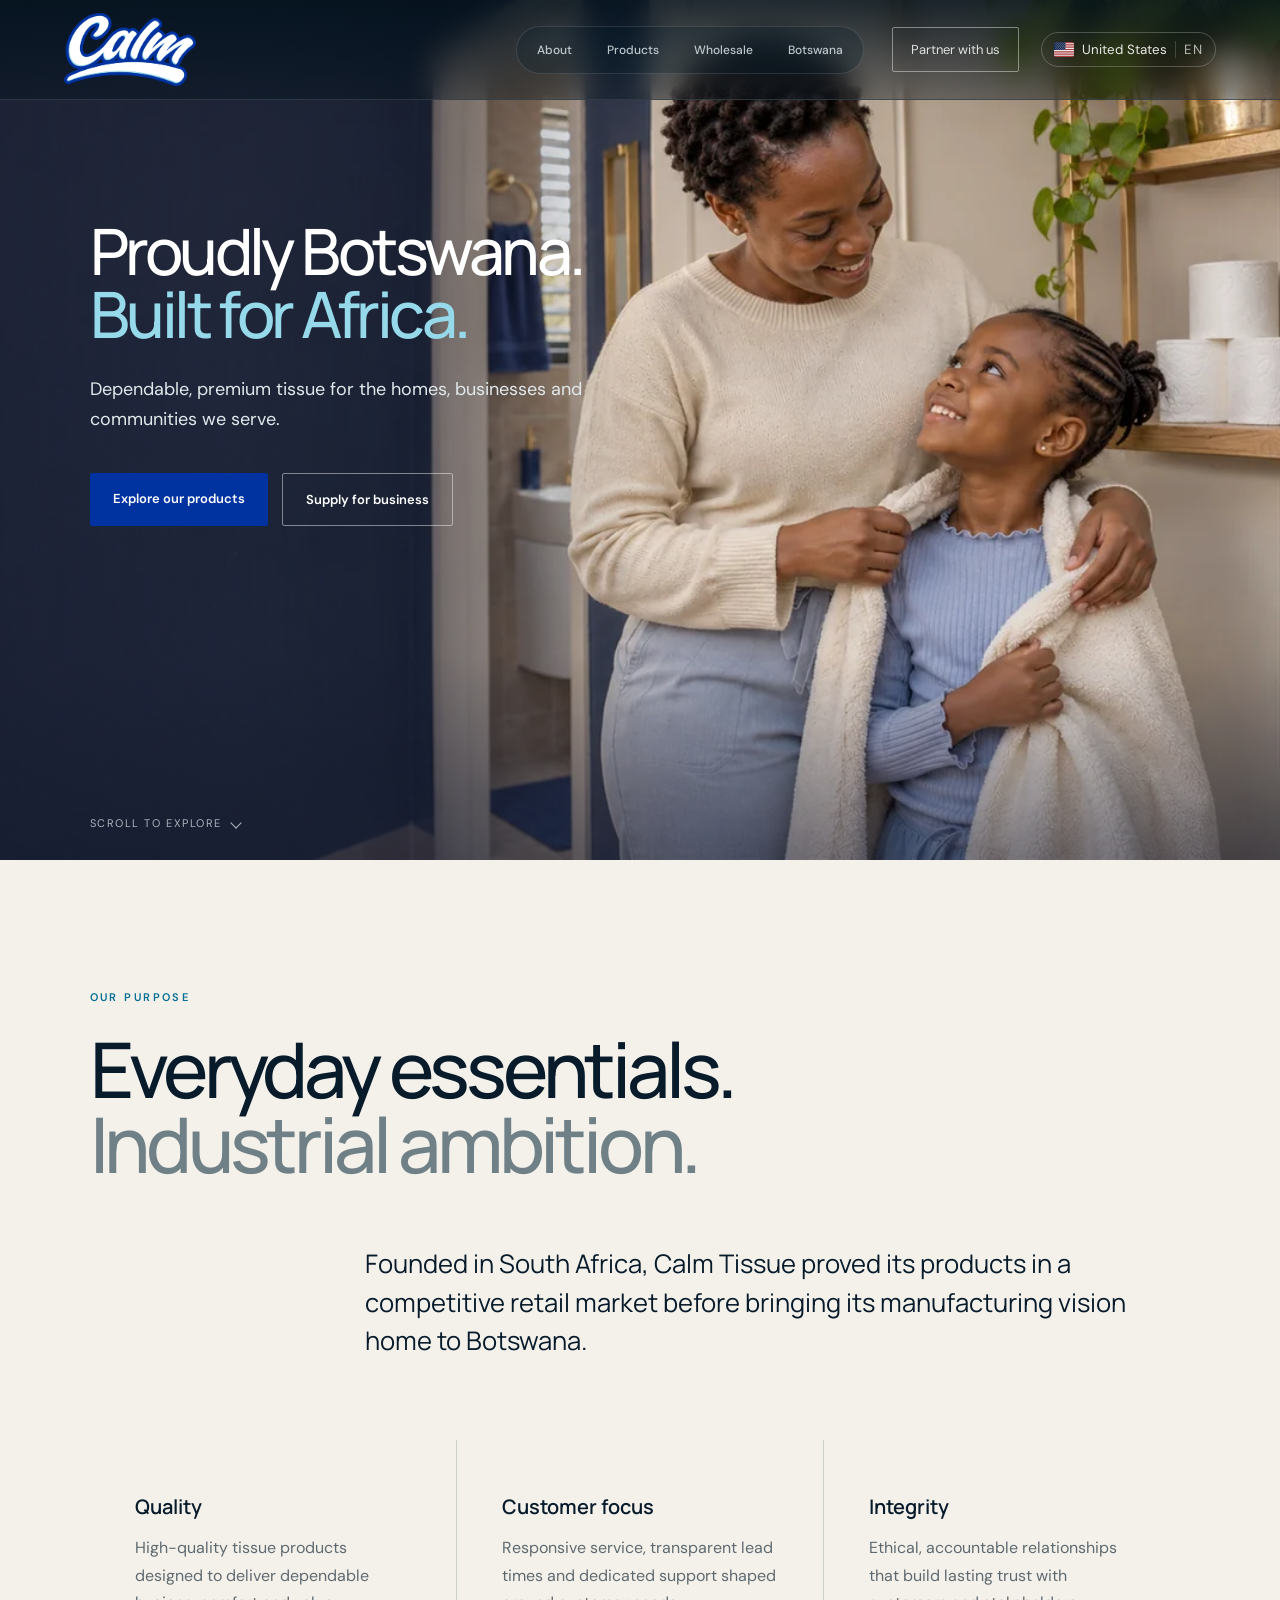
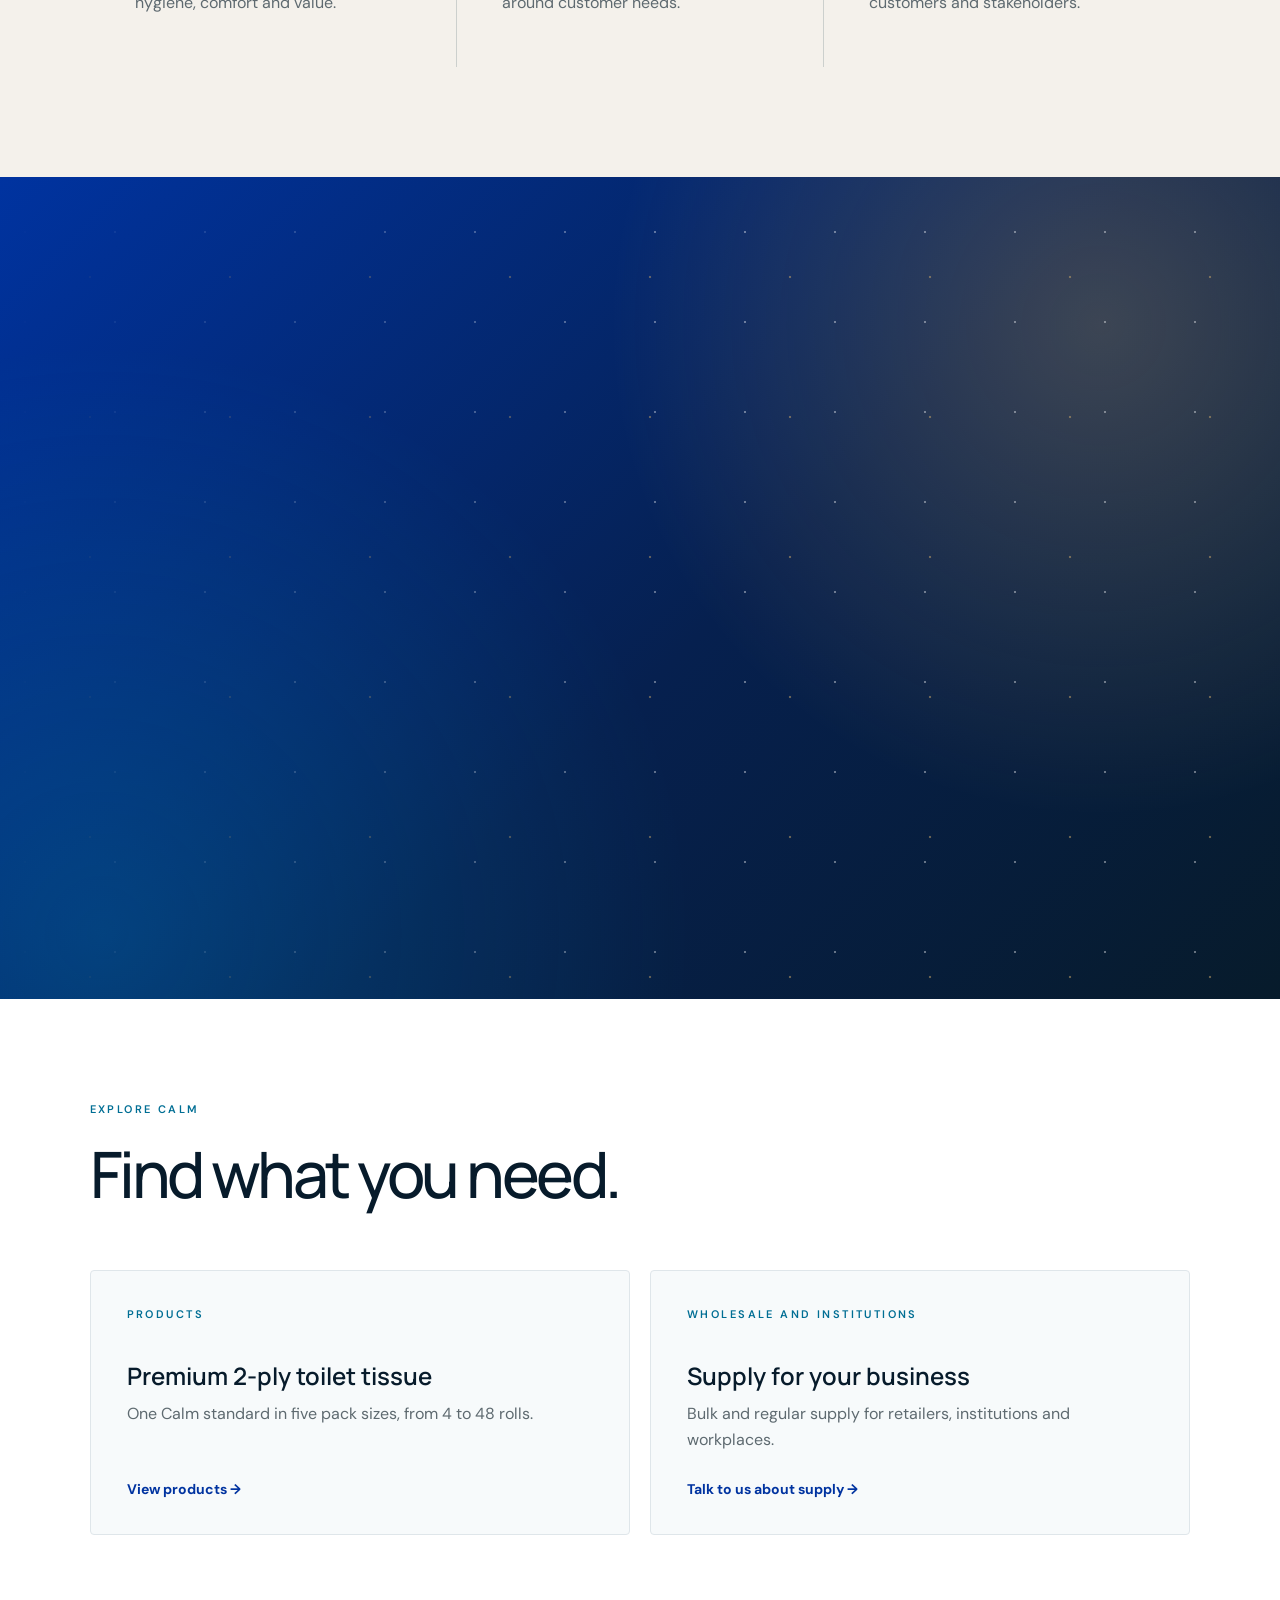
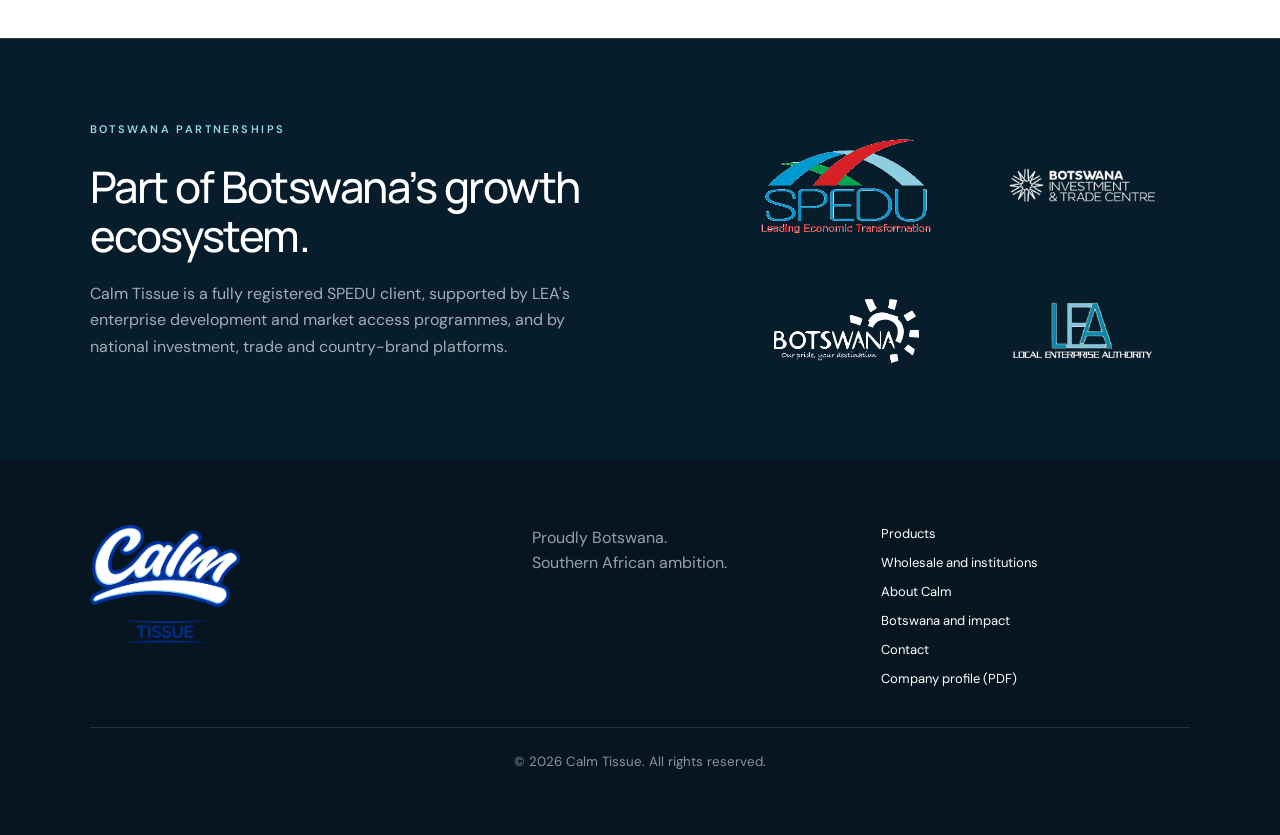
<file: index.html>
<!doctype html>
<html lang="en">
<head>
  <meta charset="utf-8"><meta name="viewport" content="width=device-width,initial-scale=1">
  <title>Calm Tissue | Premium 2-ply Toilet Tissue from Selibe Phikwe, Botswana</title>
  <meta name="description" content="Calm Tissue is a Botswana tissue brand based in Selibe Phikwe, supplying premium 2-ply toilet tissue to homes, businesses and institutions across Botswana.">
  <meta name="theme-color" content="#071b2b"><link rel="canonical" href="https://calmtissue.com/">
  <meta property="og:title" content="Calm Tissue | Premium 2-ply Toilet Tissue from Selibe Phikwe, Botswana"><meta property="og:description" content="Calm Tissue is a Botswana tissue brand based in Selibe Phikwe, supplying premium 2-ply toilet tissue to homes, businesses and institutions across Botswana."><meta property="og:type" content="website"><meta property="og:url" content="https://calmtissue.com/"><meta property="og:image" content="https://calmtissue.com/assets/calm-share-logo.jpg"><meta property="og:image:width" content="1200"><meta property="og:image:height" content="630"><meta property="og:image:alt" content="Calm Tissue logo beside a mother and daughter at home"><meta property="og:site_name" content="Calm Tissue"><meta name="twitter:card" content="summary_large_image"><meta name="twitter:image" content="https://calmtissue.com/assets/calm-share-logo.jpg">
  <script async src="https://www.googletagmanager.com/gtag/js?id=G-Z5XTMF4ELZ"></script>
  <script>window.dataLayer=window.dataLayer||[];function gtag(){dataLayer.push(arguments)}gtag('js',new Date());gtag('config','G-Z5XTMF4ELZ');</script>
  <link rel="icon" type="image/png" sizes="32x32" href="assets/calm-icon-32.png"><link rel="icon" type="image/png" sizes="192x192" href="assets/calm-icon-192.png"><link rel="apple-touch-icon" sizes="180x180" href="assets/calm-icon-180.png"><link rel="preload" as="image" href="assets/calm-hero-home-1920.webp" media="(min-width: 1281px)" fetchpriority="high"><link rel="preload" as="image" href="assets/calm-hero-home-1280.webp" media="(min-width: 901px) and (max-width: 1280px)" fetchpriority="high"><link rel="preload" as="image" href="assets/calm-hero-home-mobile.webp" media="(max-width: 900px)" fetchpriority="high"><link rel="preload" as="image" href="assets/calm-tissue-logo-reversed.png"><link rel="stylesheet" href="styles.css?v=2"><link rel="stylesheet" href="nav-polish.css?v=2"><link rel="stylesheet" href="pages.css?v=27">
  <script type="application/ld+json">{"@context": "https://schema.org", "@type": "Organization", "@id": "https://calmtissue.com/#org", "name": "Calm Tissue", "url": "https://calmtissue.com/", "logo": "https://calmtissue.com/assets/calm-tissue-full-lockup-reversed.png", "description": "Premium tissue brand based in Selibe Phikwe, Botswana.", "foundingDate": "2024", "foundingLocation": {"@type": "Country", "name": "South Africa"}, "address": {"@type": "PostalAddress", "streetAddress": "Plot 2721 Industrial, Unit 6", "addressLocality": "Selibe Phikwe", "addressCountry": "BW"}, "email": "info@calmtissue.com", "telephone": "+26773560347", "areaServed": ["Botswana", "Southern Africa"]}</script>
</head>
<body class="home">
<div class="brand-intro" role="presentation" aria-hidden="true"><div class="intro-glow"></div><div class="intro-mark"><img src="assets/calm-tissue-logo-reversed.png" alt="" width="260" height="142"><p>Premium Pure Quality</p></div><div class="intro-curtain intro-curtain-left"></div><div class="intro-curtain intro-curtain-right"></div></div>
<a class="skip" href="#main">Skip to content</a>
<header class="nav"><a class="brand brand-logo" href="/" aria-label="Calm Tissue home"><img src="assets/calm-tissue-logo-reversed.png" alt="Calm Tissue" width="170" height="93"></a><div class="ct-region"><button class="ct-region-btn" type="button" aria-haspopup="true" aria-expanded="false" aria-label="Your country: Botswana. Change country"><span class="ct-flag" aria-hidden="true"></span><span class="ct-region-name">Botswana</span><span class="ct-lang">EN</span></button><div class="ct-region-menu" hidden><p class="ct-region-title">Choose your country</p><div class="ct-region-options"></div><p class="ct-region-note">Calm is currently sold in Botswana and South Africa. For orders elsewhere, <a href="/contact">contact us</a>.<br>Site language: English</p></div></div><button class="menu" aria-label="Open menu" aria-expanded="false">Menu</button><nav aria-label="Explore Calm Tissue"><div class="top-tabs"><a href="/about">About</a><a href="/products">Products</a><a href="/wholesale">Wholesale</a><a href="/botswana">Botswana</a></div><a class="nav-cta" href="/contact">Partner with us</a></nav></header>
<main id="main">
<section class="hero"><div class="hero-media" role="img" aria-label="A mother and daughter at home in the morning"></div><div class="hero-shade"></div><div class="hero-copy"><h1>Proudly Botswana.<br><em>Built for Africa.</em></h1><p>Dependable, premium tissue for the homes, businesses and communities we serve.</p><div class="actions"><a class="button primary" href="/products">Explore our products</a><a class="button ghost" href="/wholesale">Supply for business</a></div></div><div class="hero-foot"><span>Scroll to explore</span></div></section>
<section class="statement reveal" id="company"><p class="eyebrow blue">Our purpose</p><h2>Everyday essentials.<br><span>Industrial ambition.</span></h2><p class="lead">Founded in South Africa, Calm Tissue proved its products in a competitive retail market before bringing its manufacturing vision home to Botswana.</p><div class="pillars"><article><h3>Quality</h3><p>High-quality tissue products designed to deliver dependable hygiene, comfort and value.</p></article><article><h3>Customer focus</h3><p>Responsive service, transparent lead times and dedicated support shaped around customer needs.</p></article><article><h3>Integrity</h3><p>Ethical, accountable relationships that build lasting trust with customers and stakeholders.</p></article></div></section>
<section class="award" aria-labelledby="award-title"><div class="award-copy reveal"><span class="award-fair-logo"><img src="assets/awards/botswana-consumer-fair-logo.png?v=3" alt="Botswana Consumer Fair logo" width="319" height="325" loading="lazy"></span><p class="award-rank" aria-hidden="true"><span>3rd</span> Prize</p><h2 id="award-title">Third Prize,<br>Local Manufacturing.</h2><p>Calm Tissue was awarded Third Prize in the Local Manufacturing category at the Botswana Consumer Fair 2026. A proud moment for Calm and everyone who has been part of our journey.</p><ul class="award-tags"><li>Third Prize</li><li>Local Manufacturing</li><li>2026</li></ul><a class="award-video" href="https://www.facebook.com/localenterpriseauthority/videos/calm-tissue-lea-pavilion-consumer-fair-2026/2506572173157162/" target="_blank" rel="noopener"><svg viewBox="0 0 24 24" aria-hidden="true" focusable="false"><circle cx="12" cy="12" r="11" fill="none" stroke="currentColor" stroke-width="1.5"/><path d="M10 8l6 4-6 4z" fill="currentColor"/></svg><span>Watch our interview with LEA</span><span class="sr-only"> (opens Facebook in a new tab)</span></a></div><div class="award-media reveal"><img src="assets/awards/calm-bcf-2026-third-prize-local-manufacturing.webp" alt="Calm Tissue trophy: Third Prize, Local Manufacturing, Botswana Consumer Fair 2026" loading="lazy" width="900" height="900"></div></section>
<section class="explore"><div class="section-head reveal"><div><p class="eyebrow blue">Explore Calm</p><h2>Find what you need.</h2></div></div><div class="explore-grid"><a class="explore-card reveal" href="/products"><span class="eyebrow blue">Products</span><h3>Premium 2-ply toilet tissue</h3><p>One Calm standard in five pack sizes, from 4 to 48 rolls.</p><b>View products →</b></a><a class="explore-card reveal" href="/wholesale"><span class="eyebrow blue">Wholesale and institutions</span><h3>Supply for your business</h3><p>Bulk and regular supply for retailers, institutions and workplaces.</p><b>Talk to us about supply →</b></a></div></section>
<section class="endorsements" aria-labelledby="endorsement-title"><div><p class="eyebrow">Botswana partnerships</p><h2 id="endorsement-title">Part of Botswana’s growth ecosystem.</h2><p>Calm Tissue is a fully registered SPEDU client, supported by LEA's enterprise development and market access programmes, and by national investment, trade and country-brand platforms.</p></div><div class="endorsement-logos"><a href="https://www.spedu.co.bw/" class="spedu-on-dark" aria-label="SPEDU"><img src="assets/spedu-logo-transparent.png" alt="SPEDU — Leading Economic Transformation" loading="lazy" width="296" height="170"></a><a href="https://www.bitc.co.bw/" aria-label="Botswana Investment and Trade Centre"><img src="assets/bitc-logo.png" alt="Botswana Investment and Trade Centre" loading="lazy" width="201" height="56"></a><a href="https://brandbotswana.co.bw/" aria-label="Brand Botswana"><img src="assets/brand-botswana-pride-mark-reversed.png" alt="Brand Botswana — Our Pride, Your Destination" loading="lazy" width="360" height="159"></a><a href="https://www.lea.co.bw/" class="lea-logo" aria-label="Local Enterprise Authority"><img src="assets/lea-logo-colour-on-dark.png" alt="LEA, Local Enterprise Authority" loading="lazy" width="480" height="195"></a></div></section>
</main>
<footer><a class="brand footer-logo" href="/" aria-label="Calm Tissue home"><img src="assets/calm-tissue-full-lockup-reversed.png" alt="Calm Tissue" loading="lazy" width="190" height="150"></a><p>Proudly Botswana.<br>Southern African ambition.</p><div><a href="/products">Products</a><a href="/wholesale">Wholesale and institutions</a><a href="/about">About Calm</a><a href="/botswana">Botswana and impact</a><a href="/contact">Contact</a><a href="assets/calm-tissue-company-profile.pdf" download>Company profile (PDF)</a></div><small>© 2026 Calm Tissue. All rights reserved.</small></footer>
<script src="main.js?v=3" defer></script>
</body></html>
</file>
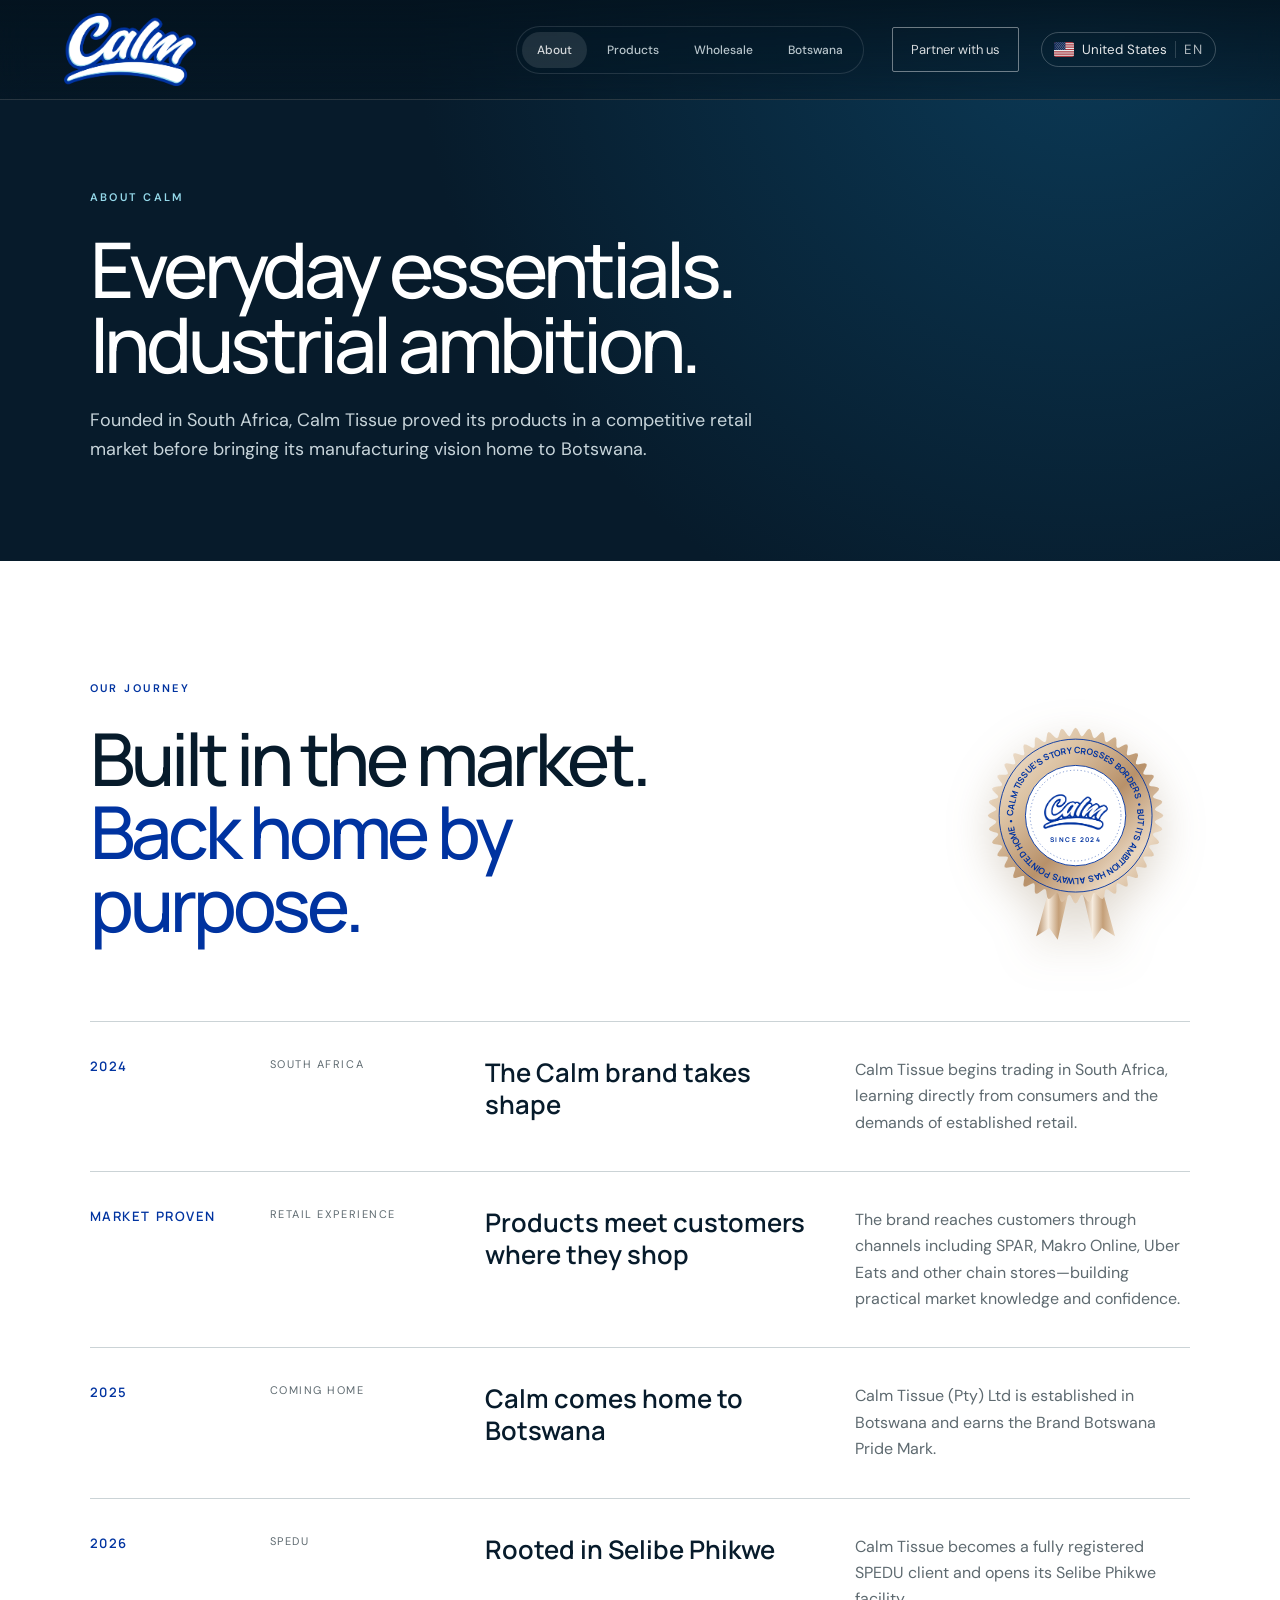
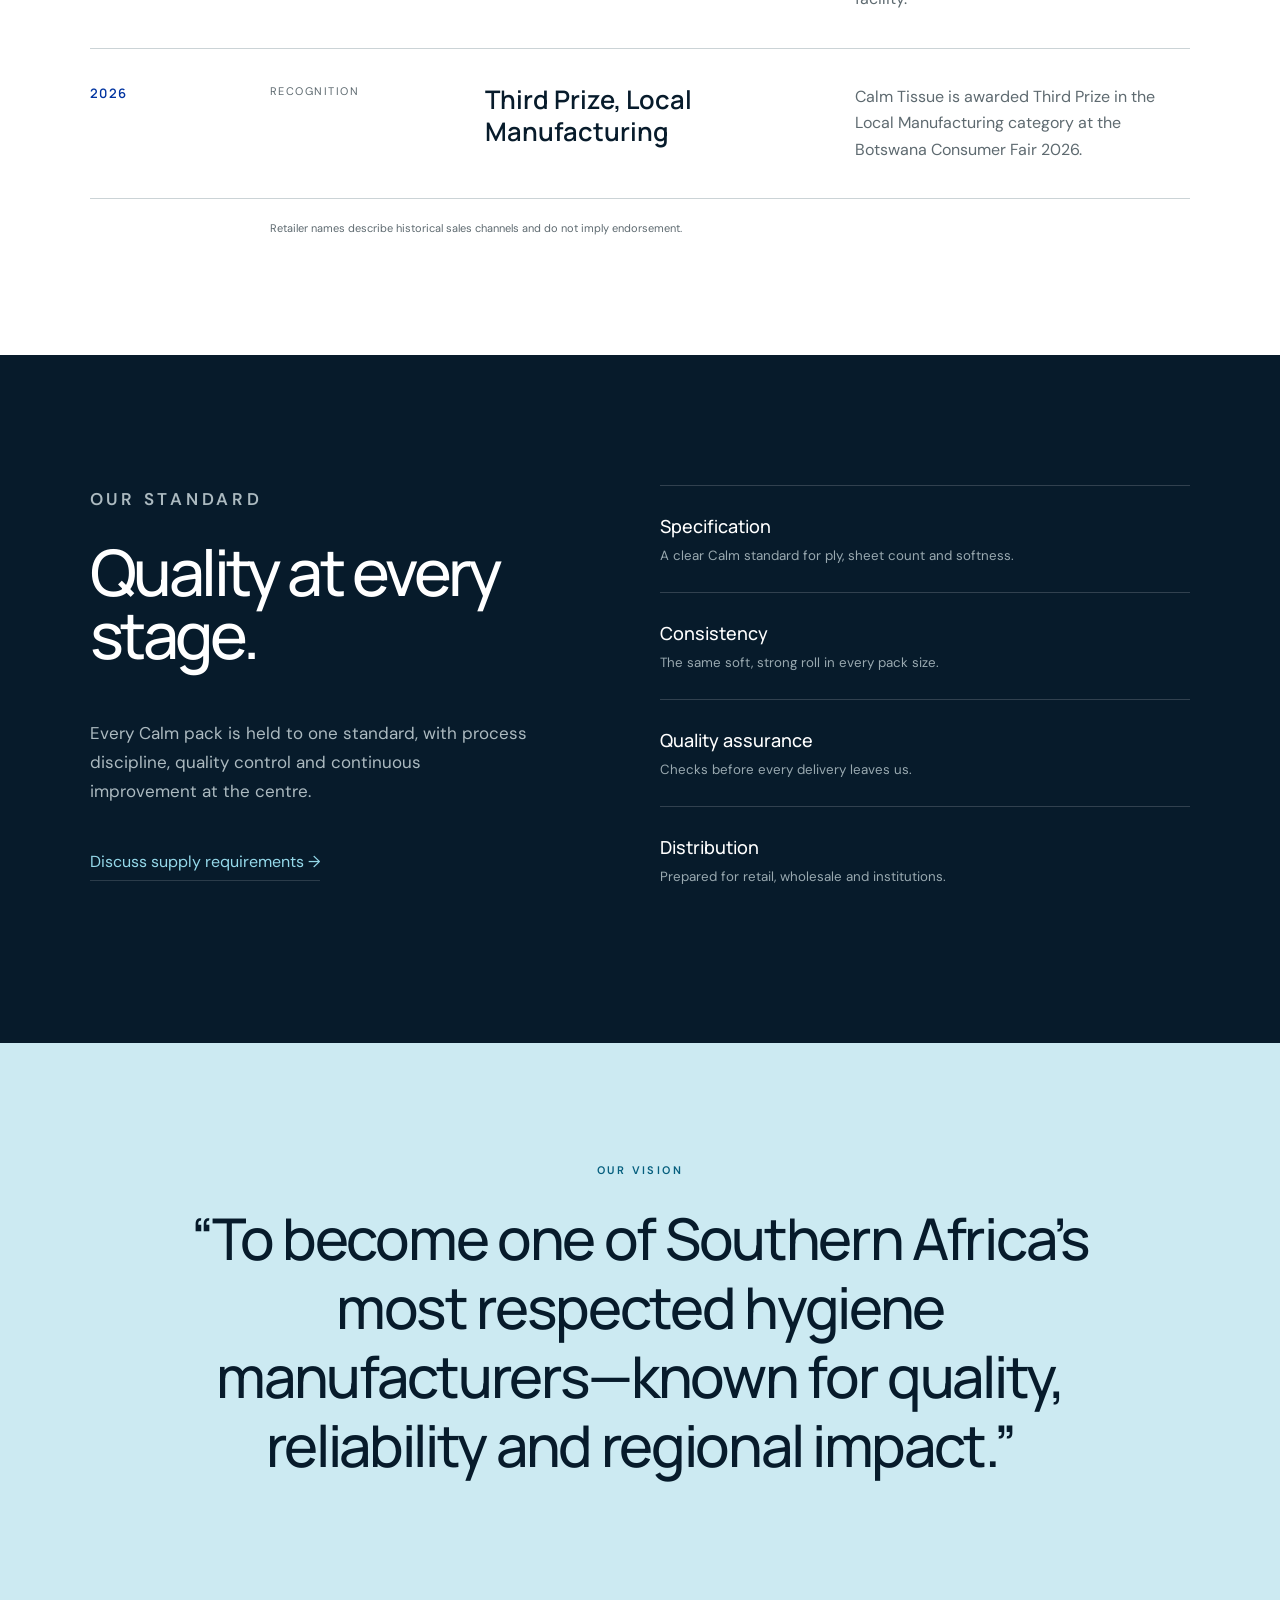
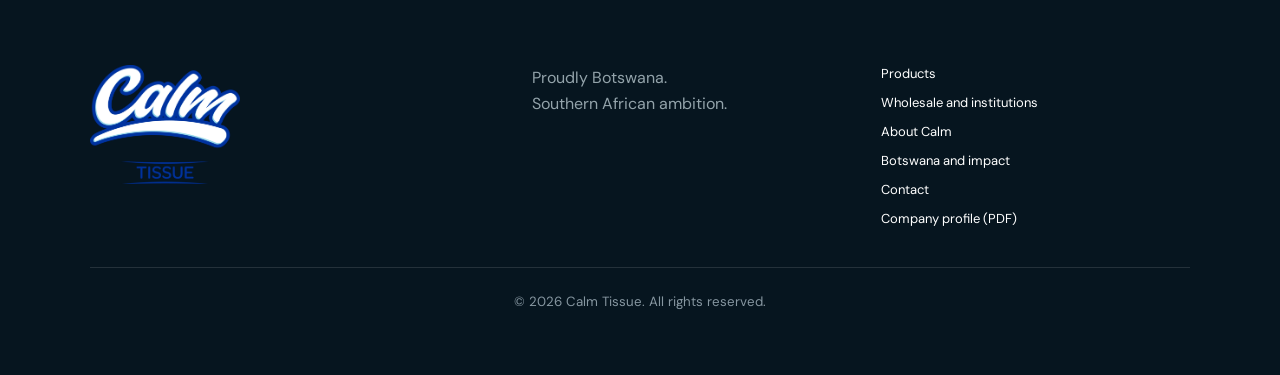
<file: about.html>
<!doctype html>
<html lang="en">
<head>
  <meta charset="utf-8"><meta name="viewport" content="width=device-width,initial-scale=1">
  <title>About Calm Tissue | Our Journey and Quality Standard</title>
  <meta name="description" content="How Calm Tissue started in South Africa in 2024 and came home to Selibe Phikwe, Botswana, and the quality standard behind every Calm pack.">
  <meta name="theme-color" content="#071b2b"><link rel="canonical" href="https://calmtissue.com/about">
  <meta property="og:title" content="About Calm Tissue | Our Journey and Quality Standard"><meta property="og:description" content="How Calm Tissue started in South Africa in 2024 and came home to Selibe Phikwe, Botswana, and the quality standard behind every Calm pack."><meta property="og:type" content="website"><meta property="og:url" content="https://calmtissue.com/about"><meta property="og:image" content="https://calmtissue.com/assets/calm-share-logo.jpg"><meta property="og:image:width" content="1200"><meta property="og:image:height" content="630"><meta property="og:image:alt" content="Calm Tissue logo beside a mother and daughter at home"><meta property="og:site_name" content="Calm Tissue"><meta name="twitter:card" content="summary_large_image"><meta name="twitter:image" content="https://calmtissue.com/assets/calm-share-logo.jpg">
  <script async src="https://www.googletagmanager.com/gtag/js?id=G-Z5XTMF4ELZ"></script>
  <script>window.dataLayer=window.dataLayer||[];function gtag(){dataLayer.push(arguments)}gtag('js',new Date());gtag('config','G-Z5XTMF4ELZ');</script>
  <link rel="icon" type="image/png" sizes="32x32" href="assets/calm-icon-32.png"><link rel="icon" type="image/png" sizes="192x192" href="assets/calm-icon-192.png"><link rel="apple-touch-icon" sizes="180x180" href="assets/calm-icon-180.png"><link rel="preload" as="image" href="assets/calm-tissue-logo-reversed.png"><link rel="stylesheet" href="styles.css?v=2"><link rel="stylesheet" href="nav-polish.css?v=2"><link rel="stylesheet" href="pages.css?v=27">
  <script type="application/ld+json">{"@context": "https://schema.org", "@type": "Organization", "@id": "https://calmtissue.com/#org", "name": "Calm Tissue", "url": "https://calmtissue.com/", "logo": "https://calmtissue.com/assets/calm-tissue-full-lockup-reversed.png", "description": "Premium tissue brand based in Selibe Phikwe, Botswana.", "foundingDate": "2024", "foundingLocation": {"@type": "Country", "name": "South Africa"}, "address": {"@type": "PostalAddress", "streetAddress": "Plot 2721 Industrial, Unit 6", "addressLocality": "Selibe Phikwe", "addressCountry": "BW"}, "email": "info@calmtissue.com", "telephone": "+26773560347", "areaServed": ["Botswana", "Southern Africa"]}</script>
</head>
<body class="inner">
<a class="skip" href="#main">Skip to content</a>
<header class="nav"><a class="brand brand-logo" href="/" aria-label="Calm Tissue home"><img src="assets/calm-tissue-logo-reversed.png" alt="Calm Tissue" width="170" height="93"></a><div class="ct-region"><button class="ct-region-btn" type="button" aria-haspopup="true" aria-expanded="false" aria-label="Your country: Botswana. Change country"><span class="ct-flag" aria-hidden="true"></span><span class="ct-region-name">Botswana</span><span class="ct-lang">EN</span></button><div class="ct-region-menu" hidden><p class="ct-region-title">Choose your country</p><div class="ct-region-options"></div><p class="ct-region-note">Calm is currently sold in Botswana and South Africa. For orders elsewhere, <a href="/contact">contact us</a>.<br>Site language: English</p></div></div><button class="menu" aria-label="Open menu" aria-expanded="false">Menu</button><nav aria-label="Explore Calm Tissue"><div class="top-tabs"><a href="/about" aria-current="page">About</a><a href="/products">Products</a><a href="/wholesale">Wholesale</a><a href="/botswana">Botswana</a></div><a class="nav-cta" href="/contact">Partner with us</a></nav></header>
<main id="main">
<section class="page-hero"><div class="page-hero-copy"><p class="eyebrow">About Calm</p><h1>Everyday essentials. Industrial ambition.</h1><p class="page-lead">Founded in South Africa, Calm Tissue proved its products in a competitive retail market before bringing its manufacturing vision home to Botswana.</p></div></section>
<section class="homecoming" aria-labelledby="journey-title"><div class="homecoming-head reveal"><p class="eyebrow">Our journey</p><h2 id="journey-title">Built in the market.<br><em>Back home by purpose.</em></h2><figure class="story-seal reveal"><svg viewBox="0 0 300 360" role="img" aria-labelledby="seal-text"><title id="seal-text">Calm Tissue’s story crosses borders, but its ambition has always pointed home.</title><defs><linearGradient id="seal-satin" x1="0" y1="0" x2="1" y2="0"><stop offset="0" stop-color="#b38a62"/><stop offset=".35" stop-color="#f6ecdf"/><stop offset=".65" stop-color="#c49f78"/><stop offset="1" stop-color="#e9d6bf"/></linearGradient><linearGradient id="seal-gold" x1="0" y1="0" x2="1" y2="1"><stop offset="0" stop-color="#f7eee3"/><stop offset=".3" stop-color="#dcc3a4"/><stop offset=".55" stop-color="#b8916a"/><stop offset=".78" stop-color="#e9d6bf"/><stop offset="1" stop-color="#c29d76"/></linearGradient><clipPath id="seal-clip"><path d="M297.0,150.0 L294.9,152.8 L289.9,155.5 L284.8,158.0 L282.6,160.4 L284.4,163.2 L289.0,166.5 L293.6,169.9 L295.2,173.0 L292.7,175.5 L287.3,177.3 L281.9,178.9 L279.3,181.0 L280.7,184.1 L284.7,188.0 L288.7,192.1 L289.8,195.4 L286.9,197.5 L281.3,198.5 L275.8,199.2 L272.9,200.9 L273.7,204.1 L277.1,208.6 L280.4,213.3 L281.0,216.7 L277.8,218.3 L272.1,218.4 L266.5,218.3 L263.4,219.5 L263.7,222.8 L266.4,227.8 L268.9,232.9 L268.9,236.4 L265.6,237.5 L259.9,236.7 L254.4,235.7 L251.1,236.4 L251.0,239.7 L252.8,245.0 L254.5,250.5 L253.9,253.9 L250.5,254.5 L245.0,252.8 L239.7,251.0 L236.4,251.1 L235.7,254.4 L236.7,259.9 L237.5,265.6 L236.4,268.9 L232.9,268.9 L227.8,266.4 L222.8,263.7 L219.5,263.4 L218.3,266.5 L218.4,272.1 L218.3,277.8 L216.7,281.0 L213.3,280.4 L208.6,277.1 L204.1,273.7 L200.9,272.9 L199.2,275.8 L198.5,281.3 L197.5,286.9 L195.4,289.8 L192.1,288.7 L188.0,284.7 L184.1,280.7 L181.0,279.3 L178.9,281.9 L177.3,287.3 L175.5,292.7 L173.0,295.2 L169.9,293.6 L166.5,289.0 L163.2,284.4 L160.4,282.6 L158.0,284.8 L155.5,289.9 L152.8,294.9 L150.0,297.0 L147.2,294.9 L144.5,289.9 L142.0,284.8 L139.6,282.6 L136.8,284.4 L133.5,289.0 L130.1,293.6 L127.0,295.2 L124.5,292.7 L122.7,287.3 L121.1,281.9 L119.0,279.3 L115.9,280.7 L112.0,284.7 L107.9,288.7 L104.6,289.8 L102.5,286.9 L101.5,281.3 L100.8,275.8 L99.1,272.9 L95.9,273.7 L91.4,277.1 L86.7,280.4 L83.3,281.0 L81.7,277.8 L81.6,272.1 L81.7,266.5 L80.5,263.4 L77.2,263.7 L72.2,266.4 L67.1,268.9 L63.6,268.9 L62.5,265.6 L63.3,259.9 L64.3,254.4 L63.6,251.1 L60.3,251.0 L55.0,252.8 L49.5,254.5 L46.1,253.9 L45.5,250.5 L47.2,245.0 L49.0,239.7 L48.9,236.4 L45.6,235.7 L40.1,236.7 L34.4,237.5 L31.1,236.4 L31.1,232.9 L33.6,227.8 L36.3,222.8 L36.6,219.5 L33.5,218.3 L27.9,218.4 L22.2,218.3 L19.0,216.7 L19.6,213.3 L22.9,208.6 L26.3,204.1 L27.1,200.9 L24.2,199.2 L18.7,198.5 L13.1,197.5 L10.2,195.4 L11.3,192.1 L15.3,188.0 L19.3,184.1 L20.7,181.0 L18.1,178.9 L12.7,177.3 L7.3,175.5 L4.8,173.0 L6.4,169.9 L11.0,166.5 L15.6,163.2 L17.4,160.4 L15.2,158.0 L10.1,155.5 L5.1,152.8 L3.0,150.0 L5.1,147.2 L10.1,144.5 L15.2,142.0 L17.4,139.6 L15.6,136.8 L11.0,133.5 L6.4,130.1 L4.8,127.0 L7.3,124.5 L12.7,122.7 L18.1,121.1 L20.7,119.0 L19.3,115.9 L15.3,112.0 L11.3,107.9 L10.2,104.6 L13.1,102.5 L18.7,101.5 L24.2,100.8 L27.1,99.1 L26.3,95.9 L22.9,91.4 L19.6,86.7 L19.0,83.3 L22.2,81.7 L27.9,81.6 L33.5,81.7 L36.6,80.5 L36.3,77.2 L33.6,72.2 L31.1,67.1 L31.1,63.6 L34.4,62.5 L40.1,63.3 L45.6,64.3 L48.9,63.6 L49.0,60.3 L47.2,55.0 L45.5,49.5 L46.1,46.1 L49.5,45.5 L55.0,47.2 L60.3,49.0 L63.6,48.9 L64.3,45.6 L63.3,40.1 L62.5,34.4 L63.6,31.1 L67.1,31.1 L72.2,33.6 L77.2,36.3 L80.5,36.6 L81.7,33.5 L81.6,27.9 L81.7,22.2 L83.3,19.0 L86.7,19.6 L91.4,22.9 L95.9,26.3 L99.1,27.1 L100.8,24.2 L101.5,18.7 L102.5,13.1 L104.6,10.2 L107.9,11.3 L112.0,15.3 L115.9,19.3 L119.0,20.7 L121.1,18.1 L122.7,12.7 L124.5,7.3 L127.0,4.8 L130.1,6.4 L133.5,11.0 L136.8,15.6 L139.6,17.4 L142.0,15.2 L144.5,10.1 L147.2,5.1 L150.0,3.0 L152.8,5.1 L155.5,10.1 L158.0,15.2 L160.4,17.4 L163.2,15.6 L166.5,11.0 L169.9,6.4 L173.0,4.8 L175.5,7.3 L177.3,12.7 L178.9,18.1 L181.0,20.7 L184.1,19.3 L188.0,15.3 L192.1,11.3 L195.4,10.2 L197.5,13.1 L198.5,18.7 L199.2,24.2 L200.9,27.1 L204.1,26.3 L208.6,22.9 L213.3,19.6 L216.7,19.0 L218.3,22.2 L218.4,27.9 L218.3,33.5 L219.5,36.6 L222.8,36.3 L227.8,33.6 L232.9,31.1 L236.4,31.1 L237.5,34.4 L236.7,40.1 L235.7,45.6 L236.4,48.9 L239.7,49.0 L245.0,47.2 L250.5,45.5 L253.9,46.1 L254.5,49.5 L252.8,55.0 L251.0,60.3 L251.1,63.6 L254.4,64.3 L259.9,63.3 L265.6,62.5 L268.9,63.6 L268.9,67.1 L266.4,72.2 L263.7,77.2 L263.4,80.5 L266.5,81.7 L272.1,81.6 L277.8,81.7 L281.0,83.3 L280.4,86.7 L277.1,91.4 L273.7,95.9 L272.9,99.1 L275.8,100.8 L281.3,101.5 L286.9,102.5 L289.8,104.6 L288.7,107.9 L284.7,112.0 L280.7,115.9 L279.3,119.0 L281.9,121.1 L287.3,122.7 L292.7,124.5 L295.2,127.0 L293.6,130.1 L289.0,133.5 L284.4,136.8 L282.6,139.6 L284.8,142.0 L289.9,144.5 L294.9,147.2 Z"/></clipPath><linearGradient id="seal-sheen" x1="0" y1="0" x2="1" y2="0"><stop offset="0" stop-color="#fff" stop-opacity="0"/><stop offset=".5" stop-color="#fff" stop-opacity=".9"/><stop offset="1" stop-color="#fff" stop-opacity="0"/></linearGradient><path id="seal-ring" d="M150,150 m-104,0 a104,104 0 1,1 208,0 a104,104 0 1,1 -208,0"/></defs><path class="seal-tail seal-tail-l" d="M112,250 L84,352 L106,338 L120,358 L142,262 Z" fill="url(#seal-satin)"/><path class="seal-tail seal-tail-r" d="M188,250 L216,352 L194,338 L180,358 L158,262 Z" fill="url(#seal-satin)"/><path d="M297.0,150.0 L294.9,152.8 L289.9,155.5 L284.8,158.0 L282.6,160.4 L284.4,163.2 L289.0,166.5 L293.6,169.9 L295.2,173.0 L292.7,175.5 L287.3,177.3 L281.9,178.9 L279.3,181.0 L280.7,184.1 L284.7,188.0 L288.7,192.1 L289.8,195.4 L286.9,197.5 L281.3,198.5 L275.8,199.2 L272.9,200.9 L273.7,204.1 L277.1,208.6 L280.4,213.3 L281.0,216.7 L277.8,218.3 L272.1,218.4 L266.5,218.3 L263.4,219.5 L263.7,222.8 L266.4,227.8 L268.9,232.9 L268.9,236.4 L265.6,237.5 L259.9,236.7 L254.4,235.7 L251.1,236.4 L251.0,239.7 L252.8,245.0 L254.5,250.5 L253.9,253.9 L250.5,254.5 L245.0,252.8 L239.7,251.0 L236.4,251.1 L235.7,254.4 L236.7,259.9 L237.5,265.6 L236.4,268.9 L232.9,268.9 L227.8,266.4 L222.8,263.7 L219.5,263.4 L218.3,266.5 L218.4,272.1 L218.3,277.8 L216.7,281.0 L213.3,280.4 L208.6,277.1 L204.1,273.7 L200.9,272.9 L199.2,275.8 L198.5,281.3 L197.5,286.9 L195.4,289.8 L192.1,288.7 L188.0,284.7 L184.1,280.7 L181.0,279.3 L178.9,281.9 L177.3,287.3 L175.5,292.7 L173.0,295.2 L169.9,293.6 L166.5,289.0 L163.2,284.4 L160.4,282.6 L158.0,284.8 L155.5,289.9 L152.8,294.9 L150.0,297.0 L147.2,294.9 L144.5,289.9 L142.0,284.8 L139.6,282.6 L136.8,284.4 L133.5,289.0 L130.1,293.6 L127.0,295.2 L124.5,292.7 L122.7,287.3 L121.1,281.9 L119.0,279.3 L115.9,280.7 L112.0,284.7 L107.9,288.7 L104.6,289.8 L102.5,286.9 L101.5,281.3 L100.8,275.8 L99.1,272.9 L95.9,273.7 L91.4,277.1 L86.7,280.4 L83.3,281.0 L81.7,277.8 L81.6,272.1 L81.7,266.5 L80.5,263.4 L77.2,263.7 L72.2,266.4 L67.1,268.9 L63.6,268.9 L62.5,265.6 L63.3,259.9 L64.3,254.4 L63.6,251.1 L60.3,251.0 L55.0,252.8 L49.5,254.5 L46.1,253.9 L45.5,250.5 L47.2,245.0 L49.0,239.7 L48.9,236.4 L45.6,235.7 L40.1,236.7 L34.4,237.5 L31.1,236.4 L31.1,232.9 L33.6,227.8 L36.3,222.8 L36.6,219.5 L33.5,218.3 L27.9,218.4 L22.2,218.3 L19.0,216.7 L19.6,213.3 L22.9,208.6 L26.3,204.1 L27.1,200.9 L24.2,199.2 L18.7,198.5 L13.1,197.5 L10.2,195.4 L11.3,192.1 L15.3,188.0 L19.3,184.1 L20.7,181.0 L18.1,178.9 L12.7,177.3 L7.3,175.5 L4.8,173.0 L6.4,169.9 L11.0,166.5 L15.6,163.2 L17.4,160.4 L15.2,158.0 L10.1,155.5 L5.1,152.8 L3.0,150.0 L5.1,147.2 L10.1,144.5 L15.2,142.0 L17.4,139.6 L15.6,136.8 L11.0,133.5 L6.4,130.1 L4.8,127.0 L7.3,124.5 L12.7,122.7 L18.1,121.1 L20.7,119.0 L19.3,115.9 L15.3,112.0 L11.3,107.9 L10.2,104.6 L13.1,102.5 L18.7,101.5 L24.2,100.8 L27.1,99.1 L26.3,95.9 L22.9,91.4 L19.6,86.7 L19.0,83.3 L22.2,81.7 L27.9,81.6 L33.5,81.7 L36.6,80.5 L36.3,77.2 L33.6,72.2 L31.1,67.1 L31.1,63.6 L34.4,62.5 L40.1,63.3 L45.6,64.3 L48.9,63.6 L49.0,60.3 L47.2,55.0 L45.5,49.5 L46.1,46.1 L49.5,45.5 L55.0,47.2 L60.3,49.0 L63.6,48.9 L64.3,45.6 L63.3,40.1 L62.5,34.4 L63.6,31.1 L67.1,31.1 L72.2,33.6 L77.2,36.3 L80.5,36.6 L81.7,33.5 L81.6,27.9 L81.7,22.2 L83.3,19.0 L86.7,19.6 L91.4,22.9 L95.9,26.3 L99.1,27.1 L100.8,24.2 L101.5,18.7 L102.5,13.1 L104.6,10.2 L107.9,11.3 L112.0,15.3 L115.9,19.3 L119.0,20.7 L121.1,18.1 L122.7,12.7 L124.5,7.3 L127.0,4.8 L130.1,6.4 L133.5,11.0 L136.8,15.6 L139.6,17.4 L142.0,15.2 L144.5,10.1 L147.2,5.1 L150.0,3.0 L152.8,5.1 L155.5,10.1 L158.0,15.2 L160.4,17.4 L163.2,15.6 L166.5,11.0 L169.9,6.4 L173.0,4.8 L175.5,7.3 L177.3,12.7 L178.9,18.1 L181.0,20.7 L184.1,19.3 L188.0,15.3 L192.1,11.3 L195.4,10.2 L197.5,13.1 L198.5,18.7 L199.2,24.2 L200.9,27.1 L204.1,26.3 L208.6,22.9 L213.3,19.6 L216.7,19.0 L218.3,22.2 L218.4,27.9 L218.3,33.5 L219.5,36.6 L222.8,36.3 L227.8,33.6 L232.9,31.1 L236.4,31.1 L237.5,34.4 L236.7,40.1 L235.7,45.6 L236.4,48.9 L239.7,49.0 L245.0,47.2 L250.5,45.5 L253.9,46.1 L254.5,49.5 L252.8,55.0 L251.0,60.3 L251.1,63.6 L254.4,64.3 L259.9,63.3 L265.6,62.5 L268.9,63.6 L268.9,67.1 L266.4,72.2 L263.7,77.2 L263.4,80.5 L266.5,81.7 L272.1,81.6 L277.8,81.7 L281.0,83.3 L280.4,86.7 L277.1,91.4 L273.7,95.9 L272.9,99.1 L275.8,100.8 L281.3,101.5 L286.9,102.5 L289.8,104.6 L288.7,107.9 L284.7,112.0 L280.7,115.9 L279.3,119.0 L281.9,121.1 L287.3,122.7 L292.7,124.5 L295.2,127.0 L293.6,130.1 L289.0,133.5 L284.4,136.8 L282.6,139.6 L284.8,142.0 L289.9,144.5 L294.9,147.2 Z" fill="url(#seal-gold)"/><g clip-path="url(#seal-clip)"><rect class="seal-sheen" x="-120" y="-20" width="90" height="340" fill="url(#seal-sheen)" transform="rotate(20 150 150)"/></g><circle cx="150" cy="150" r="128" fill="none" stroke="#0033a0" stroke-width="1.5"/><circle cx="150" cy="150" r="84" fill="#fff" stroke="#0033a0" stroke-width="1.5"/><circle cx="150" cy="150" r="76" fill="none" stroke="#0033a0" stroke-width=".8" stroke-dasharray="2 4"/><g class="seal-spin"><text class="seal-ring-text"><textPath href="#seal-ring" textLength="650" lengthAdjust="spacing">CALM TISSUE’S STORY CROSSES BORDERS • BUT ITS AMBITION HAS ALWAYS POINTED HOME •</textPath></text></g><image href="assets/calm-tissue-logo-blue.png" x="96" y="114" width="108" height="60"/><text class="seal-small" x="150" y="194" text-anchor="middle">SINCE 2024</text></svg></figure></div><ol class="journey"><li class="reveal"><time>2024</time><div><span>South Africa</span><h3>The Calm brand takes shape</h3><p>Calm Tissue begins trading in South Africa, learning directly from consumers and the demands of established retail.</p></div></li><li class="reveal"><time>Market proven</time><div><span>Retail experience</span><h3>Products meet customers where they shop</h3><p>The brand reaches customers through channels including SPAR, Makro Online, Uber Eats and other chain stores—building practical market knowledge and confidence.</p></div></li><li class="reveal"><time>2025</time><div><span>Coming home</span><h3>Calm comes home to Botswana</h3><p>Calm Tissue (Pty) Ltd is established in Botswana and earns the Brand Botswana Pride Mark.</p></div></li><li class="reveal"><time>2026</time><div><span>SPEDU</span><h3>Rooted in Selibe Phikwe</h3><p>Calm Tissue becomes a fully registered SPEDU client and opens its Selibe Phikwe facility.</p></div></li><li class="reveal"><time>2026</time><div><span>Recognition</span><h3>Third Prize, Local Manufacturing</h3><p>Calm Tissue is awarded Third Prize in the Local Manufacturing category at the Botswana Consumer Fair 2026.</p></div></li></ol><p class="retailer-note">Retailer names describe historical sales channels and do not imply endorsement.</p></section>
<section class="manufacturing" id="quality"><div class="section-copy reveal"><p class="eyebrow">Our standard</p><h2>Quality at every stage.</h2><p>Every Calm pack is held to one standard, with process discipline, quality control and continuous improvement at the centre.</p><a class="text-link" href="/contact">Discuss supply requirements →</a></div><div class="process reveal"><div><b>Specification</b><small>A clear Calm standard for ply, sheet count and softness.</small></div><div><b>Consistency</b><small>The same soft, strong roll in every pack size.</small></div><div><b>Quality assurance</b><small>Checks before every delivery leaves us.</small></div><div><b>Distribution</b><small>Prepared for retail, wholesale and institutions.</small></div></div></section>
<section class="vision"><p class="eyebrow">Our vision</p><blockquote>“To become one of Southern Africa’s most respected hygiene manufacturers—known for quality, reliability and regional impact.”</blockquote></section>
</main>
<footer><a class="brand footer-logo" href="/" aria-label="Calm Tissue home"><img src="assets/calm-tissue-full-lockup-reversed.png" alt="Calm Tissue" loading="lazy" width="190" height="150"></a><p>Proudly Botswana.<br>Southern African ambition.</p><div><a href="/products">Products</a><a href="/wholesale">Wholesale and institutions</a><a href="/about">About Calm</a><a href="/botswana">Botswana and impact</a><a href="/contact">Contact</a><a href="assets/calm-tissue-company-profile.pdf" download>Company profile (PDF)</a></div><small>© 2026 Calm Tissue. All rights reserved.</small></footer>
<script src="main.js?v=3" defer></script>
</body></html>
</file>
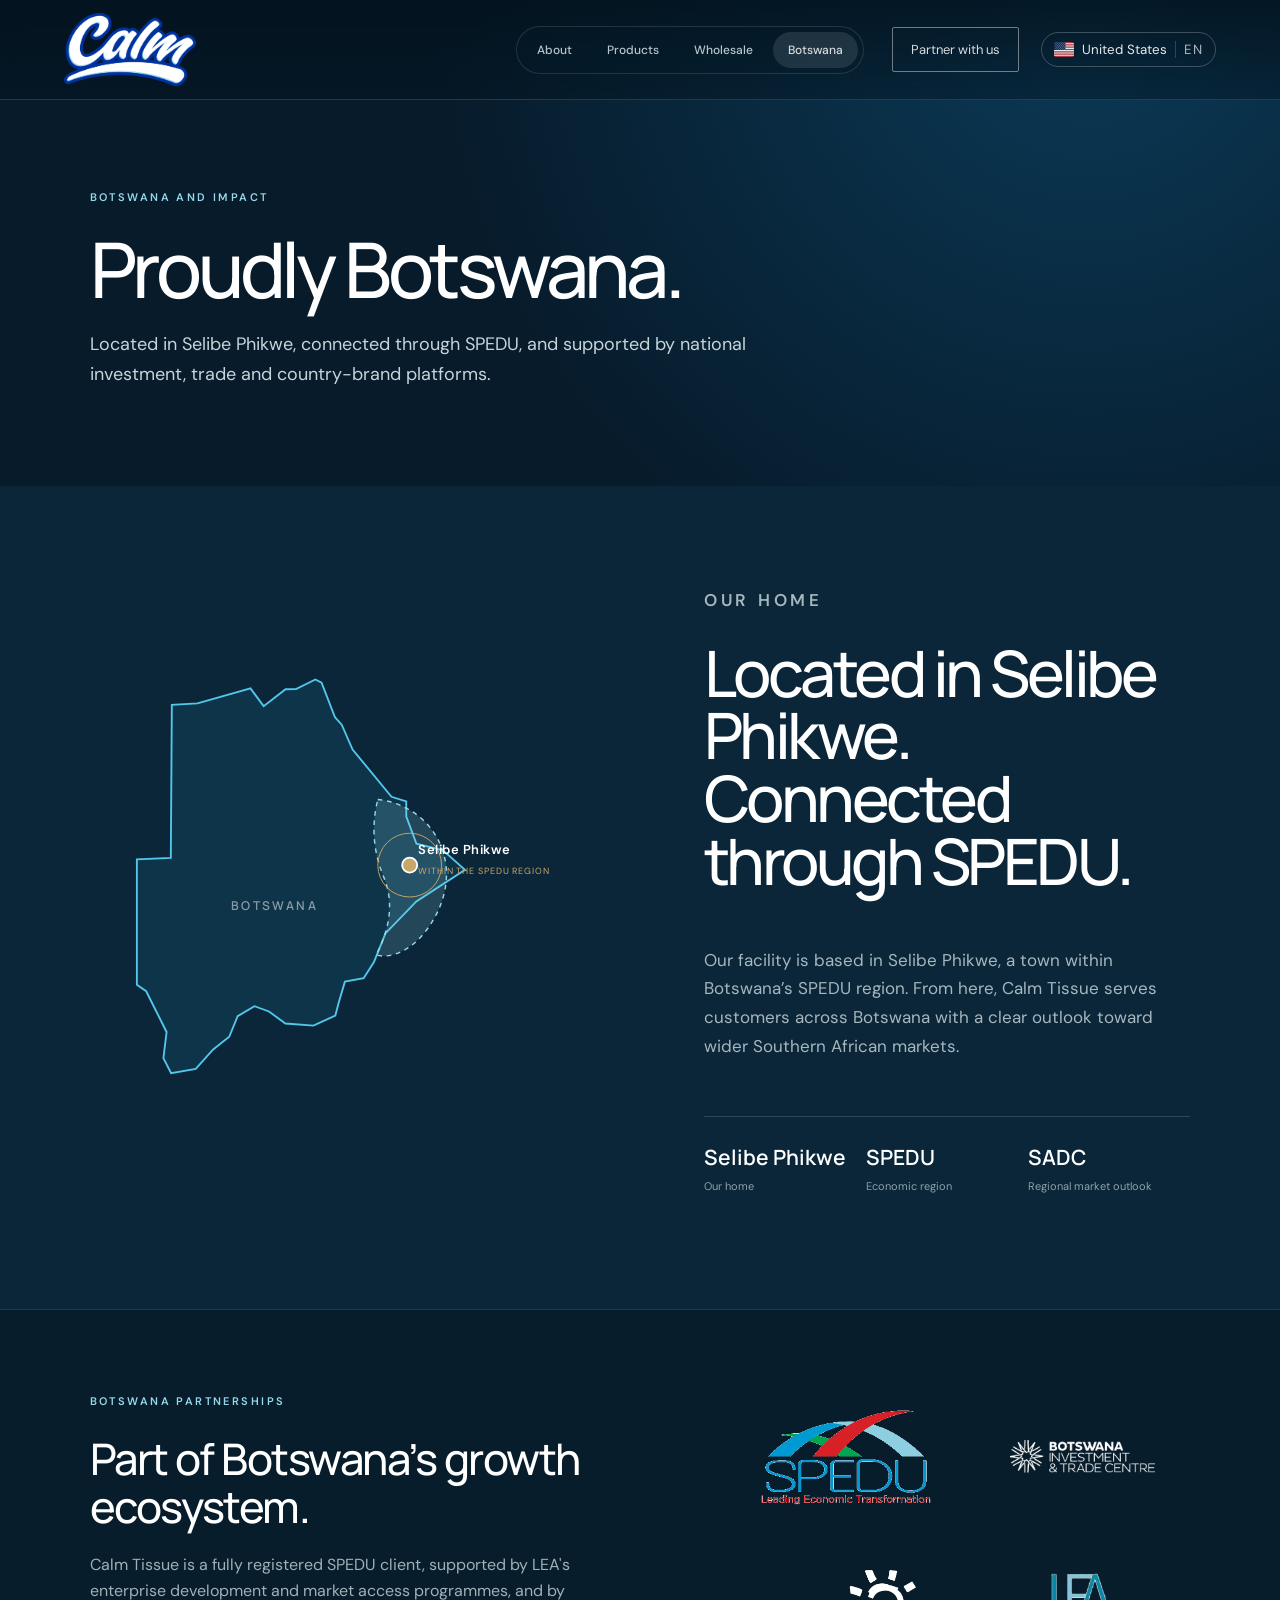
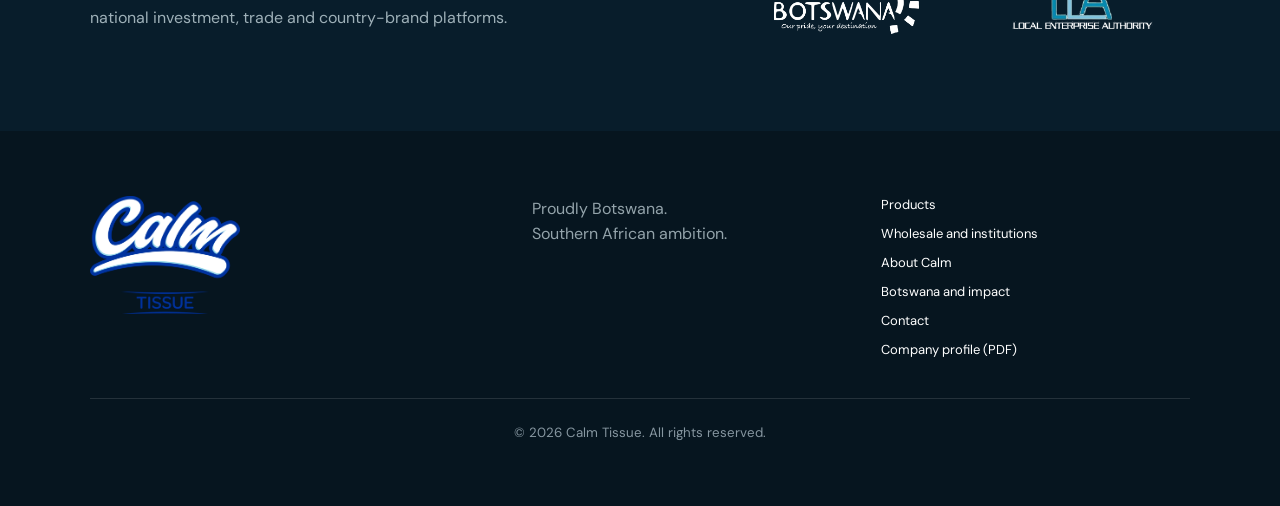
<file: botswana.html>
<!doctype html>
<html lang="en">
<head>
  <meta charset="utf-8"><meta name="viewport" content="width=device-width,initial-scale=1">
  <title>Calm Tissue in Selibe Phikwe | Botswana Manufacturing and SPEDU</title>
  <meta name="description" content="Calm Tissue is based in Selibe Phikwe within the SPEDU region, a registered SPEDU client holding the Brand Botswana Pride Mark.">
  <meta name="theme-color" content="#071b2b"><link rel="canonical" href="https://calmtissue.com/botswana">
  <meta property="og:title" content="Calm Tissue in Selibe Phikwe | Botswana Manufacturing and SPEDU"><meta property="og:description" content="Calm Tissue is based in Selibe Phikwe within the SPEDU region, a registered SPEDU client holding the Brand Botswana Pride Mark."><meta property="og:type" content="website"><meta property="og:url" content="https://calmtissue.com/botswana"><meta property="og:image" content="https://calmtissue.com/assets/calm-share-logo.jpg"><meta property="og:image:width" content="1200"><meta property="og:image:height" content="630"><meta property="og:image:alt" content="Calm Tissue logo beside a mother and daughter at home"><meta property="og:site_name" content="Calm Tissue"><meta name="twitter:card" content="summary_large_image"><meta name="twitter:image" content="https://calmtissue.com/assets/calm-share-logo.jpg">
  <script async src="https://www.googletagmanager.com/gtag/js?id=G-Z5XTMF4ELZ"></script>
  <script>window.dataLayer=window.dataLayer||[];function gtag(){dataLayer.push(arguments)}gtag('js',new Date());gtag('config','G-Z5XTMF4ELZ');</script>
  <link rel="icon" type="image/png" sizes="32x32" href="assets/calm-icon-32.png"><link rel="icon" type="image/png" sizes="192x192" href="assets/calm-icon-192.png"><link rel="apple-touch-icon" sizes="180x180" href="assets/calm-icon-180.png"><link rel="preload" as="image" href="assets/calm-tissue-logo-reversed.png"><link rel="stylesheet" href="styles.css?v=2"><link rel="stylesheet" href="nav-polish.css?v=2"><link rel="stylesheet" href="pages.css?v=27">
  <script type="application/ld+json">{"@context": "https://schema.org", "@type": "Organization", "@id": "https://calmtissue.com/#org", "name": "Calm Tissue", "url": "https://calmtissue.com/", "logo": "https://calmtissue.com/assets/calm-tissue-full-lockup-reversed.png", "description": "Premium tissue brand based in Selibe Phikwe, Botswana.", "foundingDate": "2024", "foundingLocation": {"@type": "Country", "name": "South Africa"}, "address": {"@type": "PostalAddress", "streetAddress": "Plot 2721 Industrial, Unit 6", "addressLocality": "Selibe Phikwe", "addressCountry": "BW"}, "email": "info@calmtissue.com", "telephone": "+26773560347", "areaServed": ["Botswana", "Southern Africa"]}</script>
</head>
<body class="inner">
<a class="skip" href="#main">Skip to content</a>
<header class="nav"><a class="brand brand-logo" href="/" aria-label="Calm Tissue home"><img src="assets/calm-tissue-logo-reversed.png" alt="Calm Tissue" width="170" height="93"></a><div class="ct-region"><button class="ct-region-btn" type="button" aria-haspopup="true" aria-expanded="false" aria-label="Your country: Botswana. Change country"><span class="ct-flag" aria-hidden="true"></span><span class="ct-region-name">Botswana</span><span class="ct-lang">EN</span></button><div class="ct-region-menu" hidden><p class="ct-region-title">Choose your country</p><div class="ct-region-options"></div><p class="ct-region-note">Calm is currently sold in Botswana and South Africa. For orders elsewhere, <a href="/contact">contact us</a>.<br>Site language: English</p></div></div><button class="menu" aria-label="Open menu" aria-expanded="false">Menu</button><nav aria-label="Explore Calm Tissue"><div class="top-tabs"><a href="/about">About</a><a href="/products">Products</a><a href="/wholesale">Wholesale</a><a href="/botswana" aria-current="page">Botswana</a></div><a class="nav-cta" href="/contact">Partner with us</a></nav></header>
<main id="main">
<section class="page-hero"><div class="page-hero-copy"><p class="eyebrow">Botswana and impact</p><h1>Proudly Botswana.</h1><p class="page-lead">Located in Selibe Phikwe, connected through SPEDU, and supported by national investment, trade and country-brand platforms.</p></div></section>
<section class="region"><div class="map" aria-hidden="true"><svg viewBox="0 0 480 540"><path class="botswana-shape" d="M261.2 80.1L268.5 88.2L280.1 114.7L321.6 165.1L337.3 170L337.4 186.2L348.2 215.2L376.6 222.2L400 243L348.1 276.7L315.1 310.9L302.9 341.4L291.9 358.6L271.9 362.3L265.4 384.2L261.7 398.5L238.3 409.2L208.4 406.9L190.9 394.1L175.4 388.5L157.5 399.2L148.5 421.1L131.1 434.9L112.8 455.3L86.5 460L78.3 443.9L81.7 416L59.9 372.5L50 365.6L50 231.9L86.2 230.3L87.3 67.1L114.6 65.5L171.2 49.5L185.2 68.4L208.6 50.4L219.7 50.3L240.4 40L247 43.4L261.2 80.1Z"/><path class="spedu-zone" d="M307 168c31 3 59 24 69 54 10 29 2 62-20 89-15 18-34 27-51 23 16-30 19-58 8-84-11-27-13-54-6-82z"/><text class="country-name" x="150" y="286">BOTSWANA</text><circle class="town-point" cx="341" cy="238" r="8"/><path class="pulse" d="M341 238m-34 0a34 34 0 1 0 68 0a34 34 0 1 0-68 0"/></svg><span class="town-label">Selibe Phikwe</span><small class="region-label">within the SPEDU Region</small></div><div class="region-copy reveal"><p class="eyebrow">Our home</p><h2>Located in Selibe Phikwe.<br>Connected through SPEDU.</h2><p>Our facility is based in Selibe Phikwe, a town within Botswana’s SPEDU region. From here, Calm Tissue serves customers across Botswana with a clear outlook toward wider Southern African markets.</p><dl><div><dt>Selibe Phikwe</dt><dd>Our home</dd></div><div><dt>SPEDU</dt><dd>Economic region</dd></div><div><dt>SADC</dt><dd>Regional market outlook</dd></div></dl></div></section>
<section class="endorsements" aria-labelledby="endorsement-title"><div><p class="eyebrow">Botswana partnerships</p><h2 id="endorsement-title">Part of Botswana’s growth ecosystem.</h2><p>Calm Tissue is a fully registered SPEDU client, supported by LEA's enterprise development and market access programmes, and by national investment, trade and country-brand platforms.</p></div><div class="endorsement-logos"><a href="https://www.spedu.co.bw/" class="spedu-on-dark" aria-label="SPEDU"><img src="assets/spedu-logo-transparent.png" alt="SPEDU — Leading Economic Transformation" loading="lazy" width="296" height="170"></a><a href="https://www.bitc.co.bw/" aria-label="Botswana Investment and Trade Centre"><img src="assets/bitc-logo.png" alt="Botswana Investment and Trade Centre" loading="lazy" width="201" height="56"></a><a href="https://brandbotswana.co.bw/" aria-label="Brand Botswana"><img src="assets/brand-botswana-pride-mark-reversed.png" alt="Brand Botswana — Our Pride, Your Destination" loading="lazy" width="360" height="159"></a><a href="https://www.lea.co.bw/" class="lea-logo" aria-label="Local Enterprise Authority"><img src="assets/lea-logo-colour-on-dark.png" alt="LEA, Local Enterprise Authority" loading="lazy" width="480" height="195"></a></div></section>
</main>
<footer><a class="brand footer-logo" href="/" aria-label="Calm Tissue home"><img src="assets/calm-tissue-full-lockup-reversed.png" alt="Calm Tissue" loading="lazy" width="190" height="150"></a><p>Proudly Botswana.<br>Southern African ambition.</p><div><a href="/products">Products</a><a href="/wholesale">Wholesale and institutions</a><a href="/about">About Calm</a><a href="/botswana">Botswana and impact</a><a href="/contact">Contact</a><a href="assets/calm-tissue-company-profile.pdf" download>Company profile (PDF)</a></div><small>© 2026 Calm Tissue. All rights reserved.</small></footer>
<script src="main.js?v=3" defer></script>
</body></html>
</file>
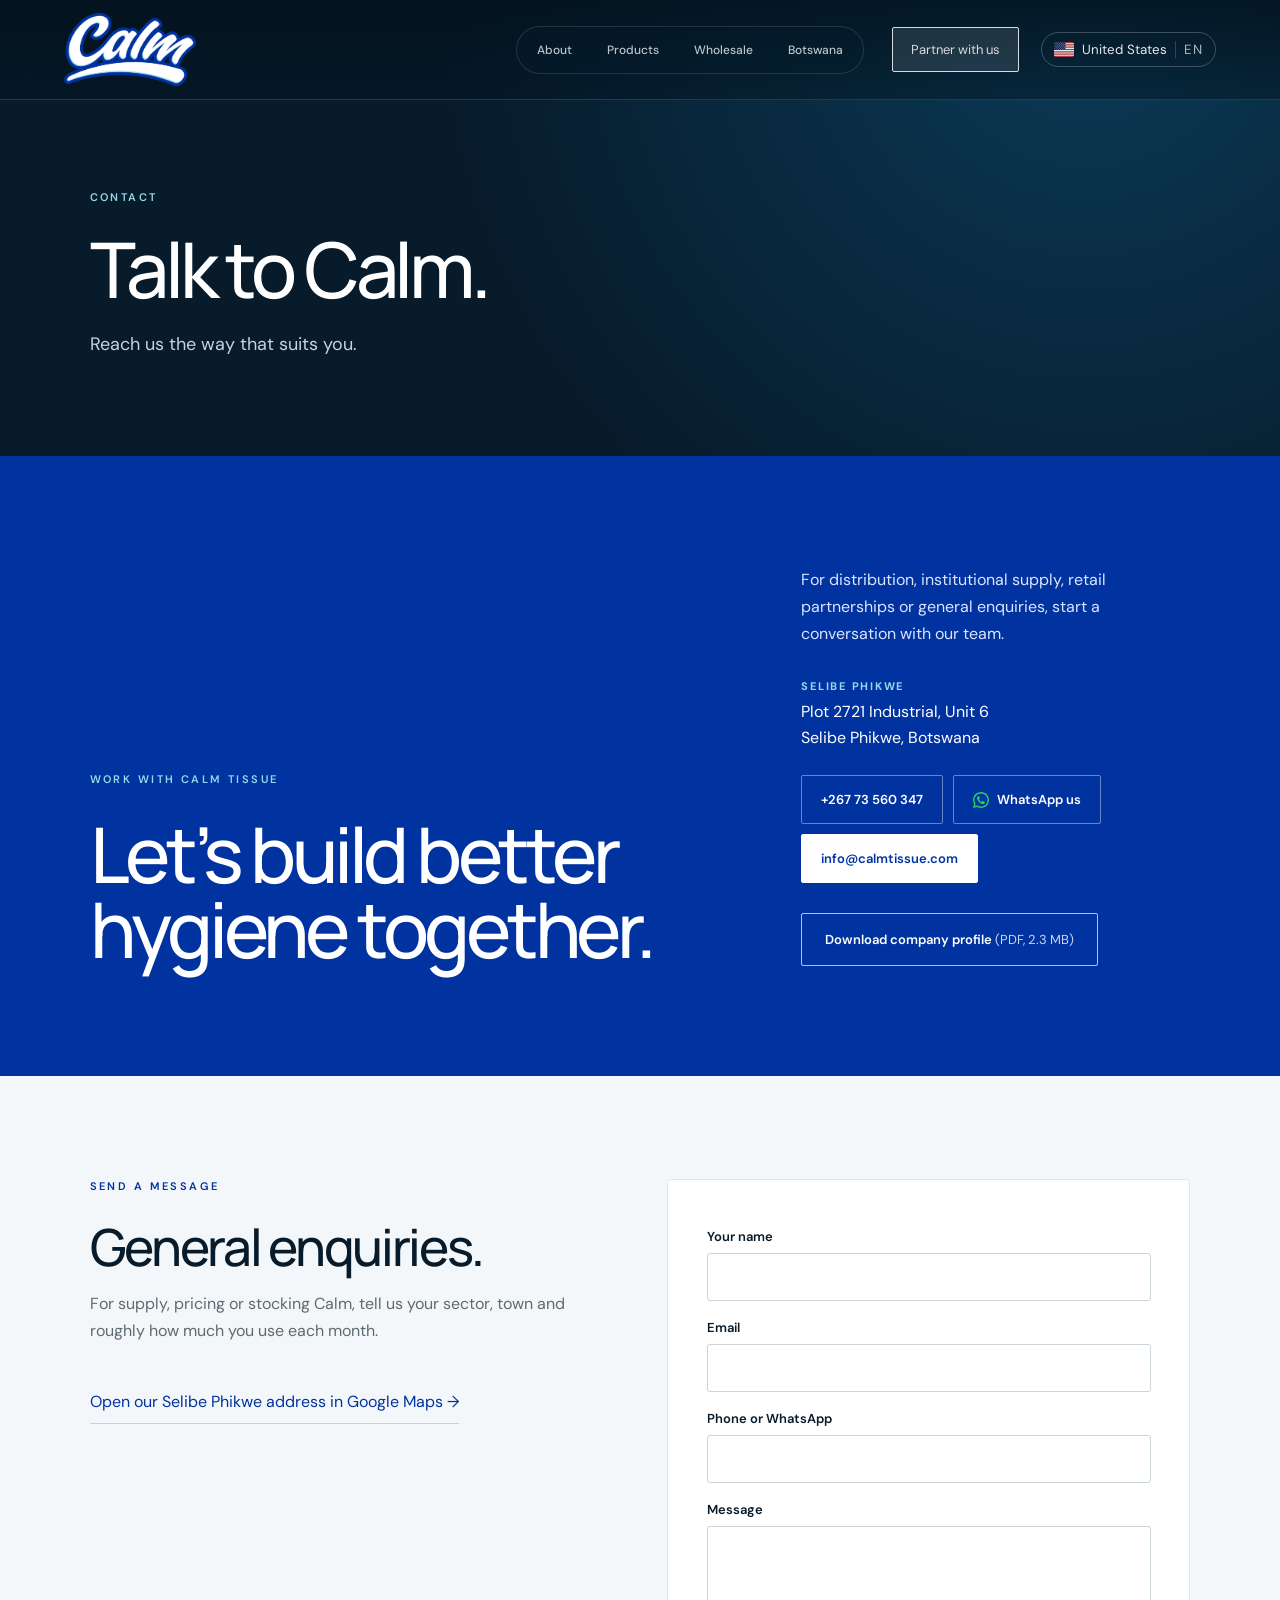
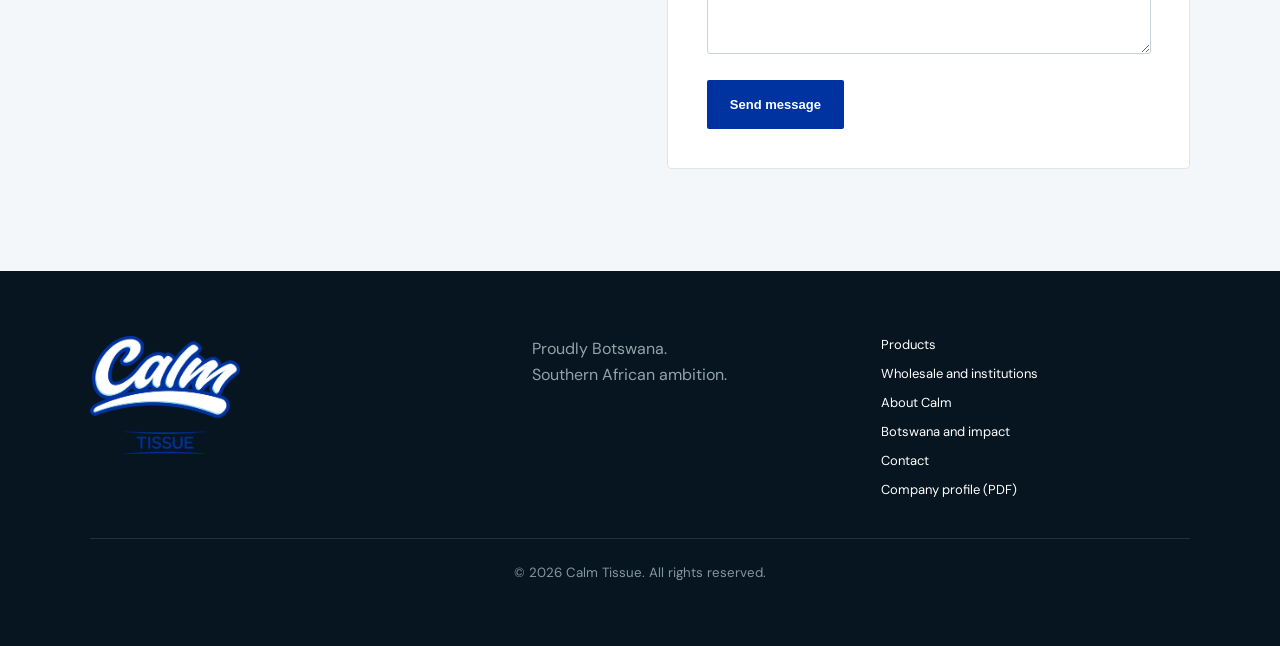
<file: contact.html>
<!doctype html>
<html lang="en">
<head>
  <meta charset="utf-8"><meta name="viewport" content="width=device-width,initial-scale=1">
  <title>Contact Calm Tissue | Selibe Phikwe, Botswana</title>
  <meta name="description" content="Contact Calm Tissue in Selibe Phikwe, Botswana: phone, WhatsApp, email and enquiry form for supply, distribution and retail partnerships.">
  <meta name="theme-color" content="#071b2b"><link rel="canonical" href="https://calmtissue.com/contact">
  <meta property="og:title" content="Contact Calm Tissue | Selibe Phikwe, Botswana"><meta property="og:description" content="Contact Calm Tissue in Selibe Phikwe, Botswana: phone, WhatsApp, email and enquiry form for supply, distribution and retail partnerships."><meta property="og:type" content="website"><meta property="og:url" content="https://calmtissue.com/contact"><meta property="og:image" content="https://calmtissue.com/assets/calm-share-logo.jpg"><meta property="og:image:width" content="1200"><meta property="og:image:height" content="630"><meta property="og:image:alt" content="Calm Tissue logo beside a mother and daughter at home"><meta property="og:site_name" content="Calm Tissue"><meta name="twitter:card" content="summary_large_image"><meta name="twitter:image" content="https://calmtissue.com/assets/calm-share-logo.jpg">
  <script async src="https://www.googletagmanager.com/gtag/js?id=G-Z5XTMF4ELZ"></script>
  <script>window.dataLayer=window.dataLayer||[];function gtag(){dataLayer.push(arguments)}gtag('js',new Date());gtag('config','G-Z5XTMF4ELZ');</script>
  <link rel="icon" type="image/png" sizes="32x32" href="assets/calm-icon-32.png"><link rel="icon" type="image/png" sizes="192x192" href="assets/calm-icon-192.png"><link rel="apple-touch-icon" sizes="180x180" href="assets/calm-icon-180.png"><link rel="preload" as="image" href="assets/calm-tissue-logo-reversed.png"><link rel="stylesheet" href="styles.css?v=2"><link rel="stylesheet" href="nav-polish.css?v=2"><link rel="stylesheet" href="pages.css?v=27">
  <script type="application/ld+json">{"@context": "https://schema.org", "@type": "Organization", "@id": "https://calmtissue.com/#org", "name": "Calm Tissue", "url": "https://calmtissue.com/", "logo": "https://calmtissue.com/assets/calm-tissue-full-lockup-reversed.png", "description": "Premium tissue brand based in Selibe Phikwe, Botswana.", "foundingDate": "2024", "foundingLocation": {"@type": "Country", "name": "South Africa"}, "address": {"@type": "PostalAddress", "streetAddress": "Plot 2721 Industrial, Unit 6", "addressLocality": "Selibe Phikwe", "addressCountry": "BW"}, "email": "info@calmtissue.com", "telephone": "+26773560347", "areaServed": ["Botswana", "Southern Africa"]}</script>
  <script type="application/ld+json">{"@context": "https://schema.org", "@type": "LocalBusiness", "name": "Calm Tissue", "url": "https://calmtissue.com/contact", "telephone": "+26773560347", "email": "info@calmtissue.com", "parentOrganization": {"@id": "https://calmtissue.com/#org"}, "address": {"@type": "PostalAddress", "streetAddress": "Plot 2721 Industrial, Unit 6", "addressLocality": "Selibe Phikwe", "addressCountry": "BW"}}</script>
</head>
<body class="inner">
<a class="skip" href="#main">Skip to content</a>
<header class="nav"><a class="brand brand-logo" href="/" aria-label="Calm Tissue home"><img src="assets/calm-tissue-logo-reversed.png" alt="Calm Tissue" width="170" height="93"></a><div class="ct-region"><button class="ct-region-btn" type="button" aria-haspopup="true" aria-expanded="false" aria-label="Your country: Botswana. Change country"><span class="ct-flag" aria-hidden="true"></span><span class="ct-region-name">Botswana</span><span class="ct-lang">EN</span></button><div class="ct-region-menu" hidden><p class="ct-region-title">Choose your country</p><div class="ct-region-options"></div><p class="ct-region-note">Calm is currently sold in Botswana and South Africa. For orders elsewhere, <a href="/contact">contact us</a>.<br>Site language: English</p></div></div><button class="menu" aria-label="Open menu" aria-expanded="false">Menu</button><nav aria-label="Explore Calm Tissue"><div class="top-tabs"><a href="/about">About</a><a href="/products">Products</a><a href="/wholesale">Wholesale</a><a href="/botswana">Botswana</a></div><a class="nav-cta" href="/contact" aria-current="page">Partner with us</a></nav></header>
<main id="main">
<section class="page-hero"><div class="page-hero-copy"><p class="eyebrow">Contact</p><h1>Talk to Calm.</h1><p class="page-lead">Reach us the way that suits you.</p></div></section>
<section class="contact" id="contact"><div><p class="eyebrow">Work with Calm Tissue</p><h2>Let’s build better<br>hygiene together.</h2></div><div><p>For distribution, institutional supply, retail partnerships or general enquiries, start a conversation with our team.</p><address><b>Selibe Phikwe</b><br>Plot 2721 Industrial, Unit 6<br>Selibe Phikwe, Botswana</address><div class="contact-links"><a href="tel:+26773560347">+267 73 560 347</a><a class="wa-link" href="https://wa.me/26773560347"><img src="assets/whatsapp/whatsapp-glyph-green.svg" alt="" width="16" height="16">WhatsApp us</a><a href="mailto:info@calmtissue.com">info@calmtissue.com</a></div><a class="button ghost profile-download" href="assets/calm-tissue-company-profile.pdf" download>Download company profile <span>(PDF, 2.3 MB)</span></a></div></section>
<section class="enquiry"><div class="enquiry-copy reveal"><p class="eyebrow">Send a message</p><h2>General enquiries.</h2><p>For supply, pricing or stocking Calm, tell us your sector, town and roughly how much you use each month.</p><p><a class="text-link" href="https://www.google.com/maps/search/?api=1&amp;query=Plot+2721+Industrial+Selibe+Phikwe+Botswana" target="_blank" rel="noopener">Open our Selibe Phikwe address in Google Maps →</a></p></div><form class="enquiry-form reveal" action="https://formsubmit.co/info@calmtissue.com" method="POST"><input type="hidden" name="_subject" value="New message from calmtissue.com"><input type="hidden" name="_template" value="table"><input type="text" name="_honey" tabindex="-1" autocomplete="off" style="display:none"><label for="c-name">Your name</label><input id="c-name" name="name" autocomplete="name" required><label for="c-email">Email</label><input id="c-email" type="email" name="email" autocomplete="email" required><label for="c-phone">Phone or WhatsApp</label><input id="c-phone" type="tel" name="phone" autocomplete="tel"><label for="c-msg">Message</label><textarea id="c-msg" name="message" rows="5" required></textarea><button class="button primary" type="submit">Send message</button></form></section>
</main>
<footer><a class="brand footer-logo" href="/" aria-label="Calm Tissue home"><img src="assets/calm-tissue-full-lockup-reversed.png" alt="Calm Tissue" loading="lazy" width="190" height="150"></a><p>Proudly Botswana.<br>Southern African ambition.</p><div><a href="/products">Products</a><a href="/wholesale">Wholesale and institutions</a><a href="/about">About Calm</a><a href="/botswana">Botswana and impact</a><a href="/contact">Contact</a><a href="assets/calm-tissue-company-profile.pdf" download>Company profile (PDF)</a></div><small>© 2026 Calm Tissue. All rights reserved.</small></footer>
<script src="main.js?v=3" defer></script>
</body></html>
</file>
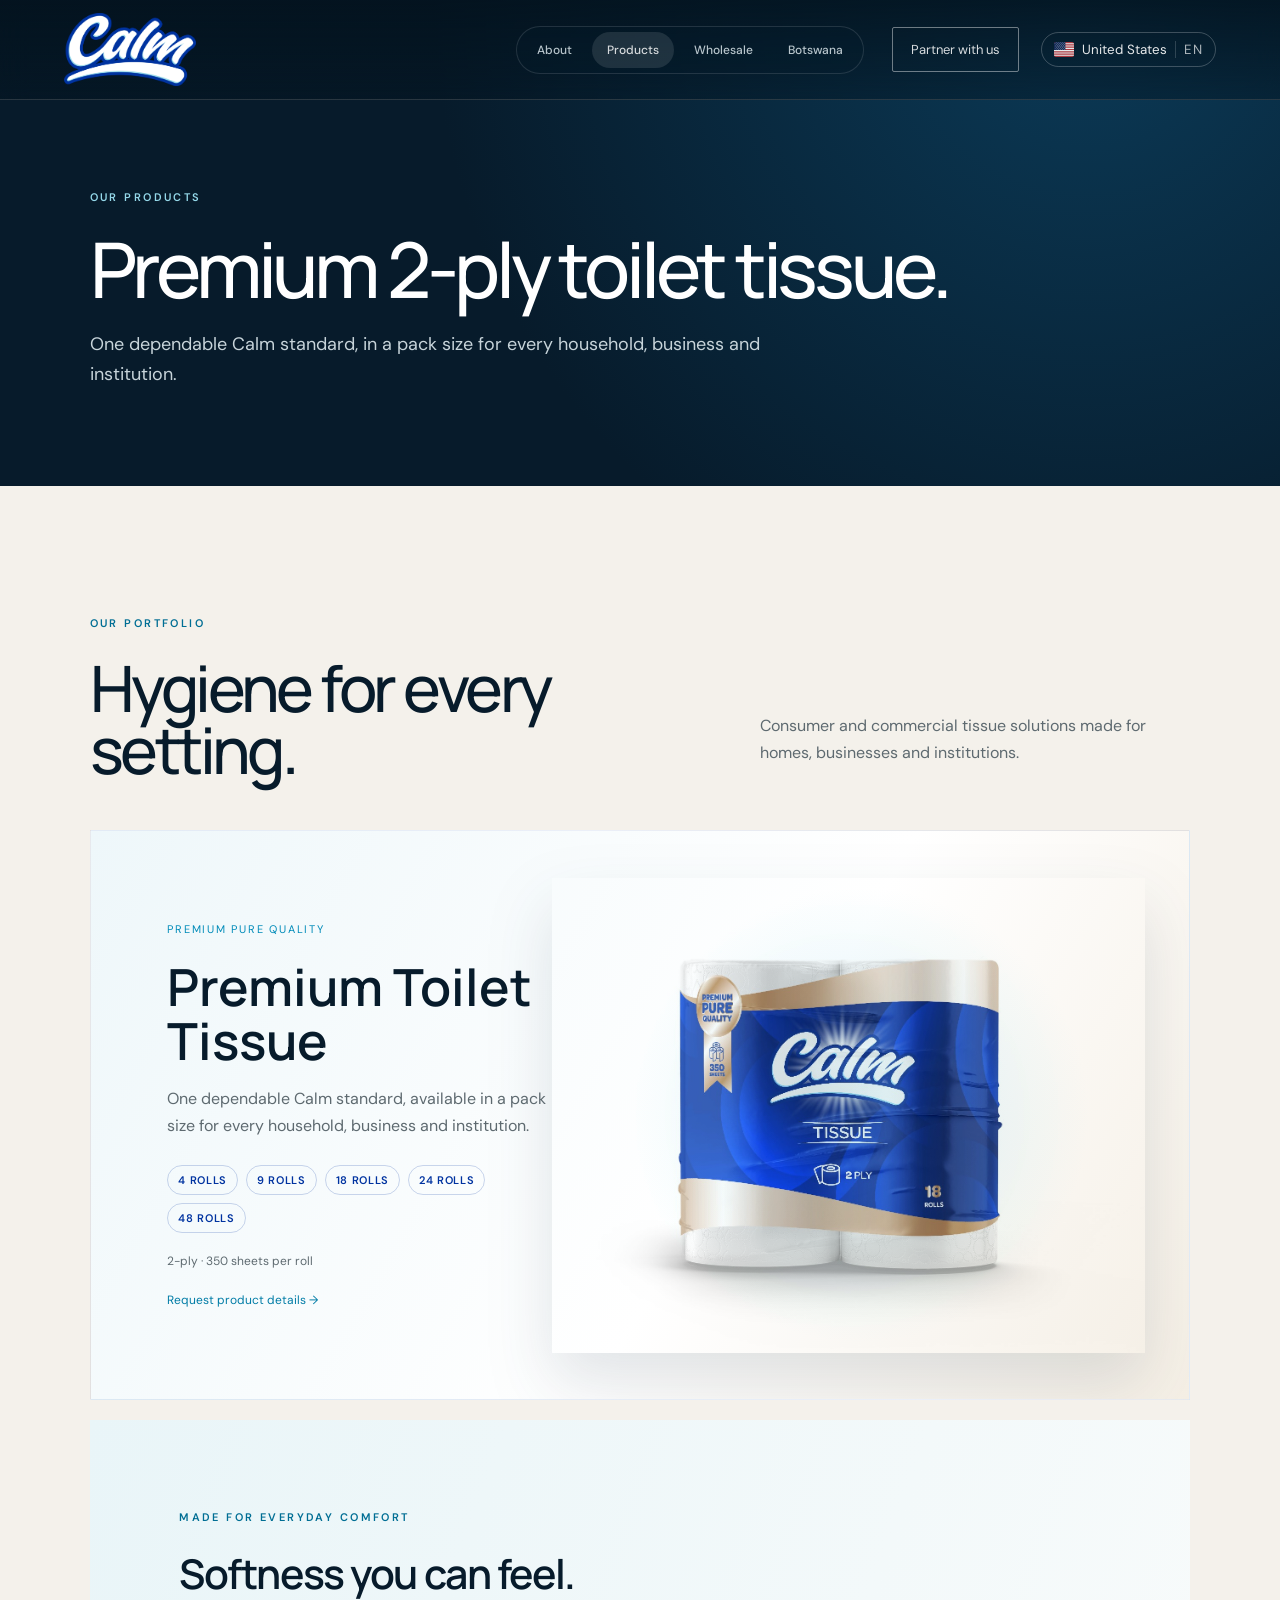
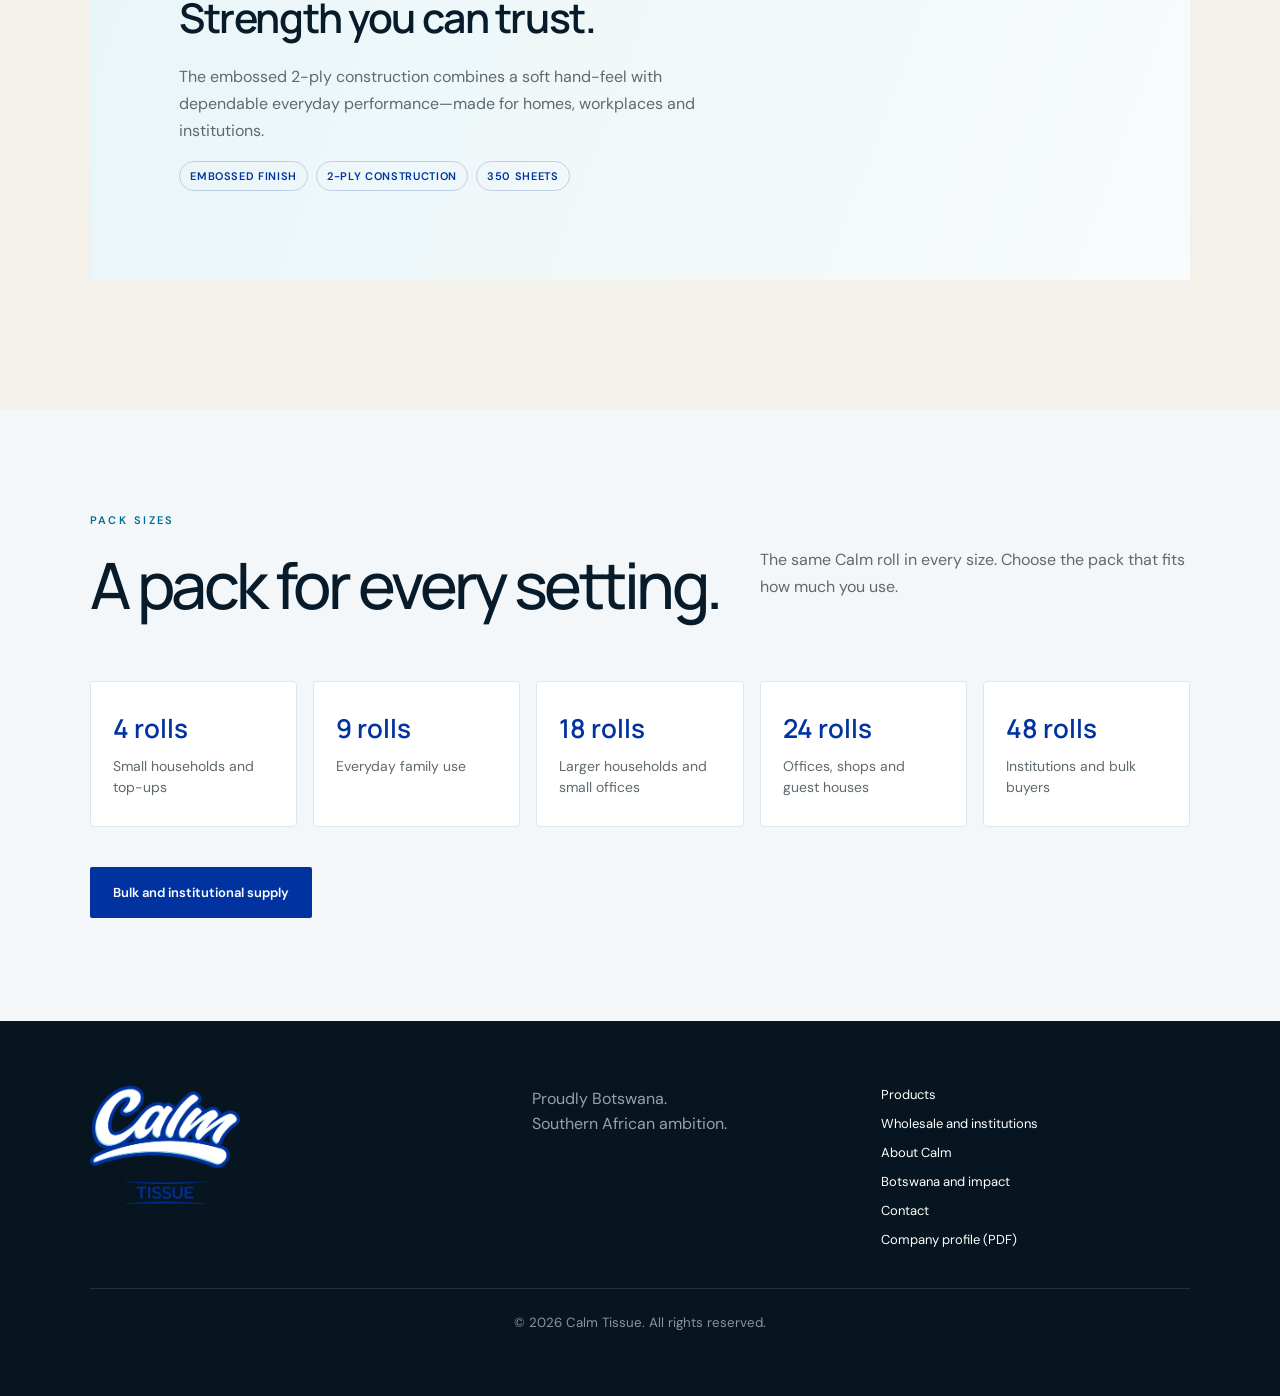
<file: products.html>
<!doctype html>
<html lang="en">
<head>
  <meta charset="utf-8"><meta name="viewport" content="width=device-width,initial-scale=1">
  <title>Calm Premium 2-ply Toilet Tissue | 4 to 48-roll Packs | Calm Tissue</title>
  <meta name="description" content="Calm Premium Pure Quality toilet tissue: embossed 2-ply, 350 sheets per roll, in packs of 4, 9, 18, 24 and 48 rolls for homes, businesses and institutions.">
  <meta name="theme-color" content="#071b2b"><link rel="canonical" href="https://calmtissue.com/products">
  <meta property="og:title" content="Calm Premium 2-ply Toilet Tissue | 4 to 48-roll Packs | Calm Tissue"><meta property="og:description" content="Calm Premium Pure Quality toilet tissue: embossed 2-ply, 350 sheets per roll, in packs of 4, 9, 18, 24 and 48 rolls for homes, businesses and institutions."><meta property="og:type" content="website"><meta property="og:url" content="https://calmtissue.com/products"><meta property="og:image" content="https://calmtissue.com/assets/calm-share-logo.jpg"><meta property="og:image:width" content="1200"><meta property="og:image:height" content="630"><meta property="og:image:alt" content="Calm Tissue logo beside a mother and daughter at home"><meta property="og:site_name" content="Calm Tissue"><meta name="twitter:card" content="summary_large_image"><meta name="twitter:image" content="https://calmtissue.com/assets/calm-share-logo.jpg">
  <script async src="https://www.googletagmanager.com/gtag/js?id=G-Z5XTMF4ELZ"></script>
  <script>window.dataLayer=window.dataLayer||[];function gtag(){dataLayer.push(arguments)}gtag('js',new Date());gtag('config','G-Z5XTMF4ELZ');</script>
  <link rel="icon" type="image/png" sizes="32x32" href="assets/calm-icon-32.png"><link rel="icon" type="image/png" sizes="192x192" href="assets/calm-icon-192.png"><link rel="apple-touch-icon" sizes="180x180" href="assets/calm-icon-180.png"><link rel="preload" as="image" href="assets/calm-tissue-logo-reversed.png"><link rel="stylesheet" href="styles.css?v=2"><link rel="stylesheet" href="nav-polish.css?v=2"><link rel="stylesheet" href="pages.css?v=27">
  <script type="application/ld+json">{"@context": "https://schema.org", "@type": "Organization", "@id": "https://calmtissue.com/#org", "name": "Calm Tissue", "url": "https://calmtissue.com/", "logo": "https://calmtissue.com/assets/calm-tissue-full-lockup-reversed.png", "description": "Premium tissue brand based in Selibe Phikwe, Botswana.", "foundingDate": "2024", "foundingLocation": {"@type": "Country", "name": "South Africa"}, "address": {"@type": "PostalAddress", "streetAddress": "Plot 2721 Industrial, Unit 6", "addressLocality": "Selibe Phikwe", "addressCountry": "BW"}, "email": "info@calmtissue.com", "telephone": "+26773560347", "areaServed": ["Botswana", "Southern Africa"]}</script>
  <script type="application/ld+json">{"@context": "https://schema.org", "@type": "Product", "name": "Calm Premium Pure Quality Toilet Tissue", "brand": {"@type": "Brand", "name": "Calm"}, "description": "Embossed 2-ply toilet tissue, 350 sheets per roll, in packs of 4, 9, 18, 24 and 48 rolls.", "image": "https://calmtissue.com/assets/calm-tissue-premium-pure-quality-18-roll.jpeg", "manufacturer": {"@id": "https://calmtissue.com/#org"}}</script>
</head>
<body class="inner">
<a class="skip" href="#main">Skip to content</a>
<header class="nav"><a class="brand brand-logo" href="/" aria-label="Calm Tissue home"><img src="assets/calm-tissue-logo-reversed.png" alt="Calm Tissue" width="170" height="93"></a><div class="ct-region"><button class="ct-region-btn" type="button" aria-haspopup="true" aria-expanded="false" aria-label="Your country: Botswana. Change country"><span class="ct-flag" aria-hidden="true"></span><span class="ct-region-name">Botswana</span><span class="ct-lang">EN</span></button><div class="ct-region-menu" hidden><p class="ct-region-title">Choose your country</p><div class="ct-region-options"></div><p class="ct-region-note">Calm is currently sold in Botswana and South Africa. For orders elsewhere, <a href="/contact">contact us</a>.<br>Site language: English</p></div></div><button class="menu" aria-label="Open menu" aria-expanded="false">Menu</button><nav aria-label="Explore Calm Tissue"><div class="top-tabs"><a href="/about">About</a><a href="/products" aria-current="page">Products</a><a href="/wholesale">Wholesale</a><a href="/botswana">Botswana</a></div><a class="nav-cta" href="/contact">Partner with us</a></nav></header>
<main id="main">
<section class="page-hero"><div class="page-hero-copy"><p class="eyebrow">Our products</p><h1>Premium 2-ply toilet tissue.</h1><p class="page-lead">One dependable Calm standard, in a pack size for every household, business and institution.</p></div></section>
<section class="products" id="products"><div class="section-head reveal"><div><p class="eyebrow blue">Our portfolio</p><h2>Hygiene for every setting.</h2></div><p>Consumer and commercial tissue solutions made for homes, businesses and institutions.</p></div><div class="product-grid"><article class="product hero-product reveal"><div><span>Premium Pure Quality</span><h3>Premium Toilet Tissue</h3><p>One dependable Calm standard, available in a pack size for every household, business and institution.</p><ul class="product-specs pack-sizes"><li>4 rolls</li><li>9 rolls</li><li>18 rolls</li><li>24 rolls</li><li>48 rolls</li></ul><p class="product-detail">2-ply · 350 sheets per roll</p><a href="/contact">Request product details →</a></div><img class="pack-art product-photo" src="assets/calm-tissue-premium-pure-quality-18-roll.jpeg" alt="Calm Tissue Premium Pure Quality 18-roll package" loading="lazy" width="1200" height="1080"></article></div><div class="quality-detail text-only reveal"><div><p class="eyebrow blue">Made for everyday comfort</p><h3>Softness you can feel.<br>Strength you can trust.</h3><p>The embossed 2-ply construction combines a soft hand-feel with dependable everyday performance—made for homes, workplaces and institutions.</p><ul class="product-specs"><li>Embossed finish</li><li>2-ply construction</li><li>350 sheets</li></ul></div></div></section>
<section class="pack-guide"><div class="section-head reveal"><div><p class="eyebrow blue">Pack sizes</p><h2>A pack for every setting.</h2></div><p>The same Calm roll in every size. Choose the pack that fits how much you use.</p></div><div class="pack-grid"><article class="pack-card reveal"><b>4 rolls</b><p>Small households and top-ups</p></article><article class="pack-card reveal"><b>9 rolls</b><p>Everyday family use</p></article><article class="pack-card reveal"><b>18 rolls</b><p>Larger households and small offices</p></article><article class="pack-card reveal"><b>24 rolls</b><p>Offices, shops and guest houses</p></article><article class="pack-card reveal"><b>48 rolls</b><p>Institutions and bulk buyers</p></article></div><div class="cta-row reveal"><a class="button primary" href="/wholesale">Bulk and institutional supply</a></div></section>
</main>
<footer><a class="brand footer-logo" href="/" aria-label="Calm Tissue home"><img src="assets/calm-tissue-full-lockup-reversed.png" alt="Calm Tissue" loading="lazy" width="190" height="150"></a><p>Proudly Botswana.<br>Southern African ambition.</p><div><a href="/products">Products</a><a href="/wholesale">Wholesale and institutions</a><a href="/about">About Calm</a><a href="/botswana">Botswana and impact</a><a href="/contact">Contact</a><a href="assets/calm-tissue-company-profile.pdf" download>Company profile (PDF)</a></div><small>© 2026 Calm Tissue. All rights reserved.</small></footer>
<script src="main.js?v=3" defer></script>
</body></html>
</file>
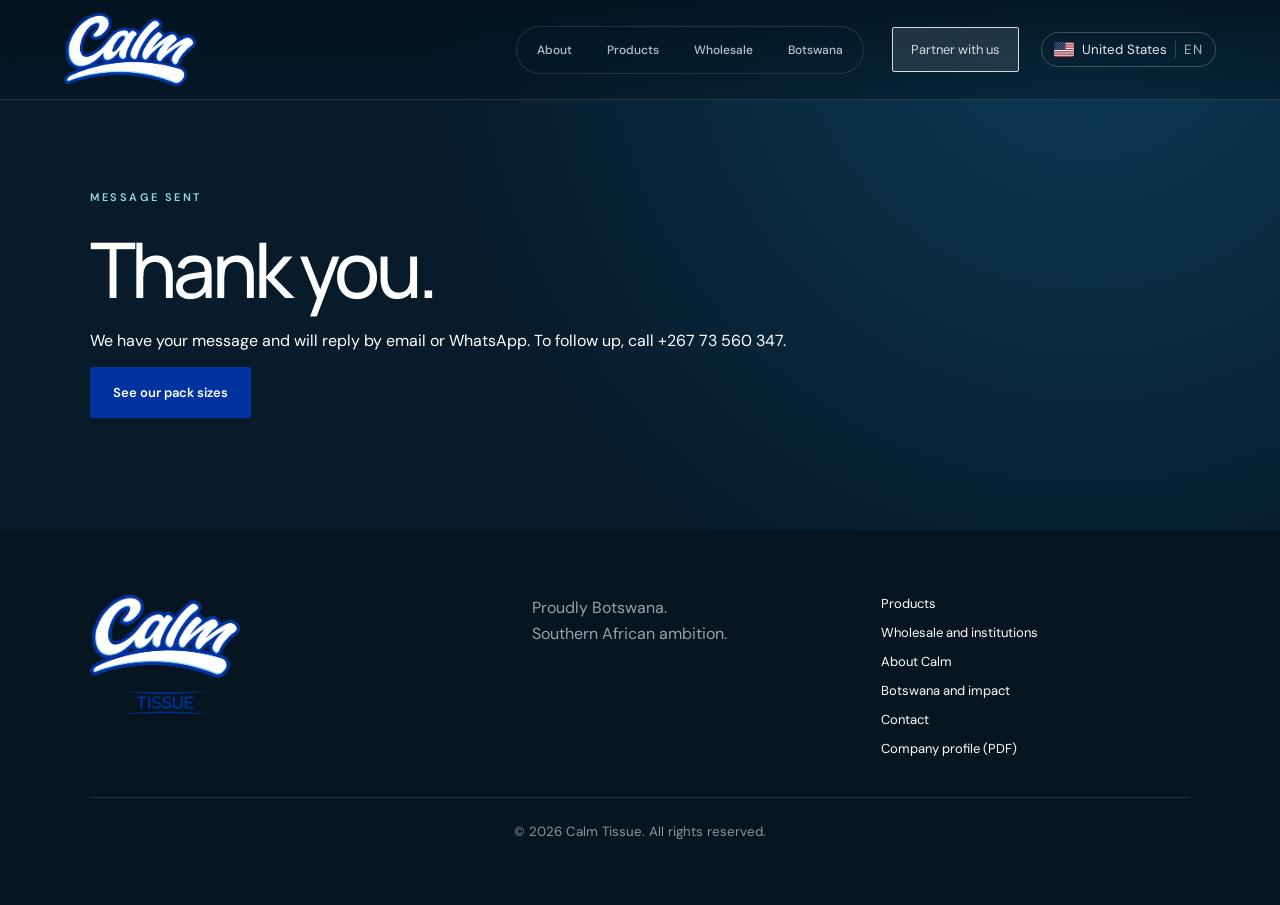
<file: thank-you.html>
<!doctype html>
<html lang="en">
<head>
  <meta charset="utf-8"><meta name="viewport" content="width=device-width,initial-scale=1">
  <title>Thank you | Calm Tissue</title>
  <meta name="robots" content="noindex">
  <meta name="theme-color" content="#071b2b">
  
  <script async src="https://www.googletagmanager.com/gtag/js?id=G-Z5XTMF4ELZ"></script>
  <script>window.dataLayer=window.dataLayer||[];function gtag(){dataLayer.push(arguments)}gtag('js',new Date());gtag('config','G-Z5XTMF4ELZ');</script>
  <link rel="icon" type="image/png" sizes="32x32" href="assets/favicon-32.png"><link rel="icon" type="image/png" sizes="192x192" href="assets/favicon-192.png"><link rel="apple-touch-icon" sizes="180x180" href="assets/apple-touch-icon.png"><link rel="preload" as="image" href="assets/calm-tissue-logo-reversed.png"><link rel="stylesheet" href="styles.css?v=2"><link rel="stylesheet" href="nav-polish.css?v=2"><link rel="stylesheet" href="pages.css?v=5">
  
  
</head><body data-lead-page="contact_form" class="inner"><header class="nav"><a class="brand brand-logo" href="/" aria-label="Calm Tissue home"><img src="assets/calm-tissue-logo-reversed.png" alt="Calm Tissue" width="170" height="93"></a><div class="ct-region"><button class="ct-region-btn" type="button" aria-haspopup="true" aria-expanded="false" aria-label="Your country: Botswana. Change country"><span class="ct-flag" aria-hidden="true"></span><span class="ct-region-name">Botswana</span><span class="ct-lang">EN</span></button><div class="ct-region-menu" hidden><p class="ct-region-title">Choose your country</p><div class="ct-region-options"></div><p class="ct-region-note">Calm is currently sold in Botswana and South Africa. For orders elsewhere, <a href="/contact">contact us</a>.<br>Site language: English</p></div></div><button class="menu" aria-label="Open menu" aria-expanded="false">Menu</button><nav aria-label="Explore Calm Tissue"><div class="top-tabs"><a href="/about">About</a><a href="/products">Products</a><a href="/wholesale">Wholesale</a><a href="/botswana">Botswana</a></div><a class="nav-cta" href="/contact" aria-current="page">Partner with us</a></nav></header><main id="main"><section class="page-hero"><p class="eyebrow">Message sent</p><h1>Thank you.</h1><p>We have your message and will reply by email or WhatsApp. To follow up, call <a href="tel:+26773560347">+267 73 560 347</a>.</p><p><a class="button primary" href="/products">See our pack sizes</a></p></section></main>
<footer><a class="brand footer-logo" href="/" aria-label="Calm Tissue home"><img src="assets/calm-tissue-full-lockup-reversed.png" alt="Calm Tissue" loading="lazy" width="190" height="150"></a><p>Proudly Botswana.<br>Southern African ambition.</p><div><a href="/products">Products</a><a href="/wholesale">Wholesale and institutions</a><a href="/about">About Calm</a><a href="/botswana">Botswana and impact</a><a href="/contact">Contact</a><a href="assets/calm-tissue-company-profile.pdf" download>Company profile (PDF)</a></div><small>© 2026 Calm Tissue. All rights reserved.</small></footer>
<script src="main.js?v=3" defer></script>
</body></html>
</file>
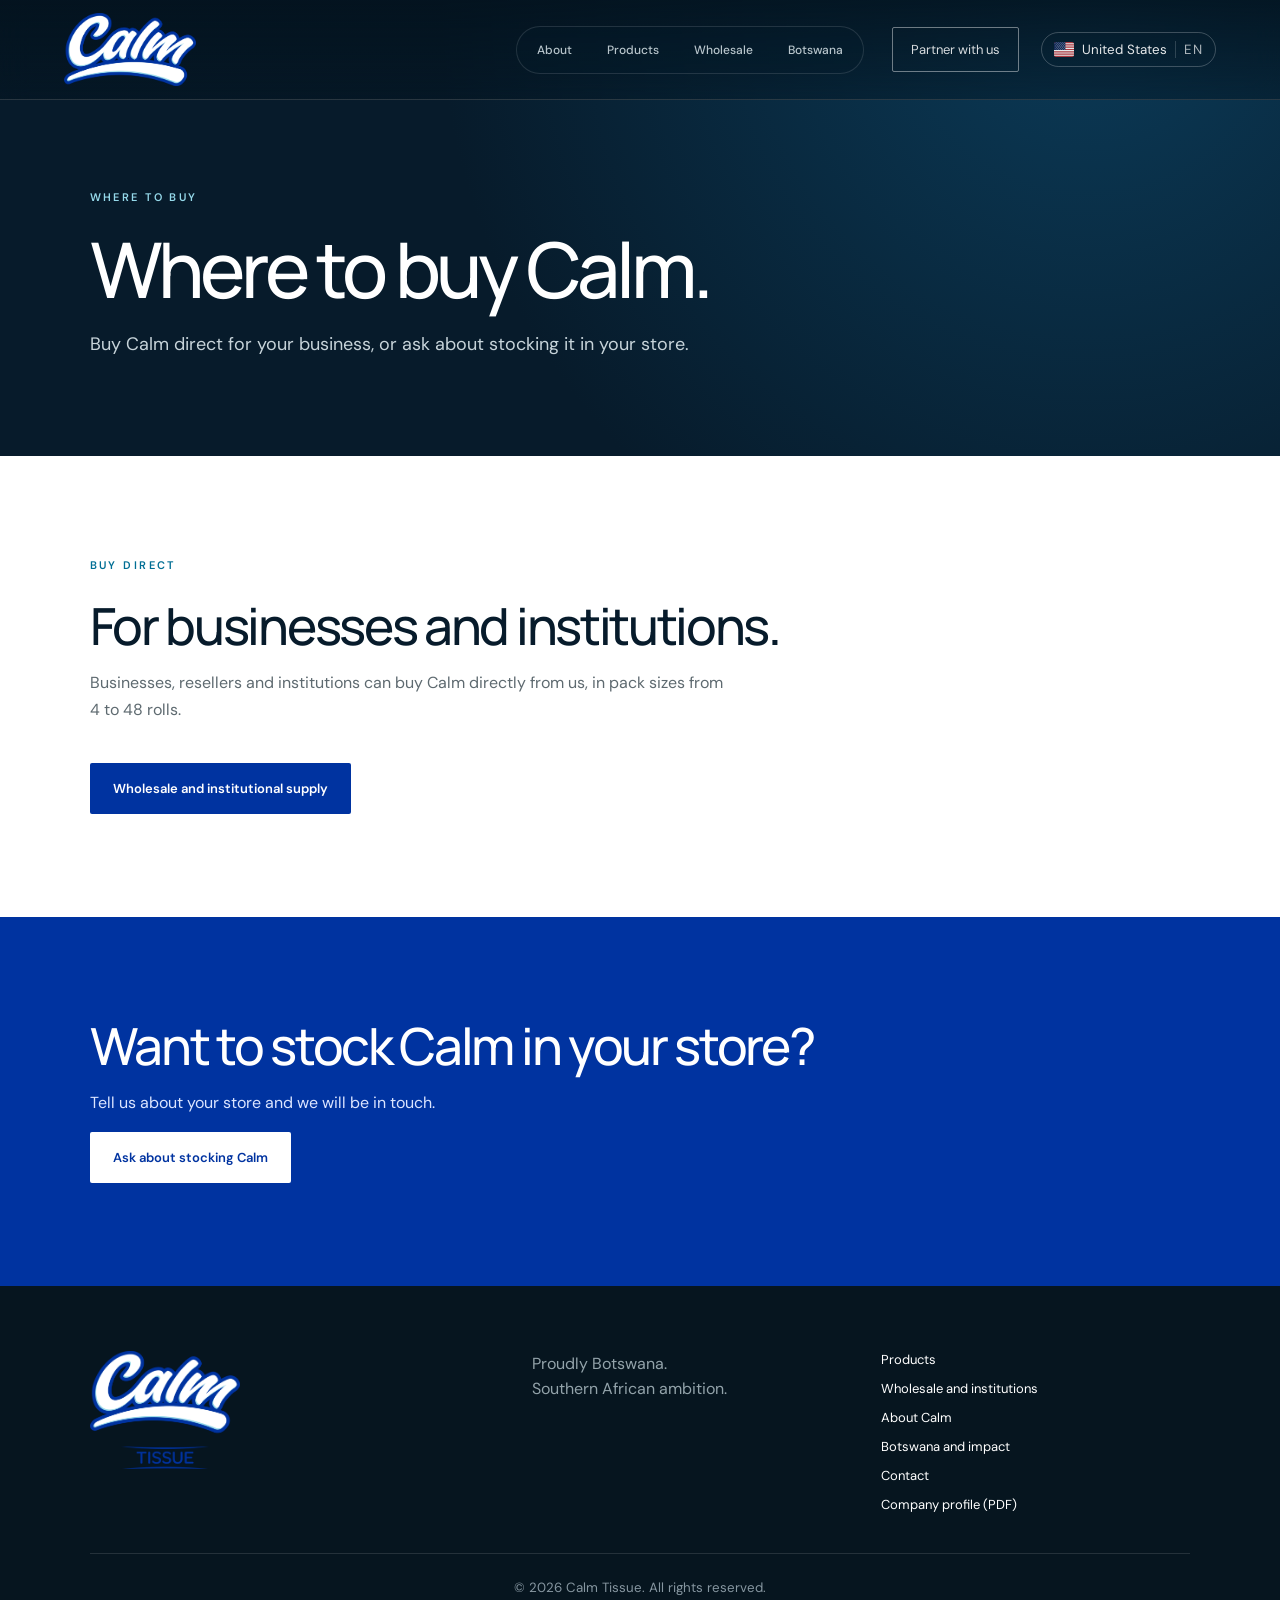
<file: where-to-buy.html>
<!doctype html>
<html lang="en">
<head>
  <meta charset="utf-8"><meta name="viewport" content="width=device-width,initial-scale=1">
  <title>Where to Buy Calm Tissue in Botswana | Calm Tissue</title>
  <meta name="description" content="Where to buy Calm Premium 2-ply toilet tissue, and how businesses, resellers and institutions can buy direct.">
  <meta name="theme-color" content="#071b2b"><link rel="canonical" href="https://calmtissue.com/where-to-buy">
  <meta name="robots" content="noindex">
  <meta property="og:title" content="Where to Buy Calm Tissue in Botswana | Calm Tissue"><meta property="og:description" content="Where to buy Calm Premium 2-ply toilet tissue, and how businesses, resellers and institutions can buy direct."><meta property="og:type" content="website"><meta property="og:url" content="https://calmtissue.com/where-to-buy"><meta property="og:image" content="https://calmtissue.com/assets/calm-share-logo.jpg"><meta property="og:image:width" content="1200"><meta property="og:image:height" content="630"><meta property="og:image:alt" content="Calm Tissue logo beside a mother and daughter at home"><meta property="og:site_name" content="Calm Tissue"><meta name="twitter:card" content="summary_large_image"><meta name="twitter:image" content="https://calmtissue.com/assets/calm-share-logo.jpg">
  <script async src="https://www.googletagmanager.com/gtag/js?id=G-Z5XTMF4ELZ"></script>
  <script>window.dataLayer=window.dataLayer||[];function gtag(){dataLayer.push(arguments)}gtag('js',new Date());gtag('config','G-Z5XTMF4ELZ');</script>
  <link rel="icon" type="image/png" sizes="32x32" href="assets/calm-icon-32.png"><link rel="icon" type="image/png" sizes="192x192" href="assets/calm-icon-192.png"><link rel="apple-touch-icon" sizes="180x180" href="assets/calm-icon-180.png"><link rel="preload" as="image" href="assets/calm-tissue-logo-reversed.png"><link rel="stylesheet" href="styles.css?v=2"><link rel="stylesheet" href="nav-polish.css?v=2"><link rel="stylesheet" href="pages.css?v=27">
  <script type="application/ld+json">{"@context": "https://schema.org", "@type": "Organization", "@id": "https://calmtissue.com/#org", "name": "Calm Tissue", "url": "https://calmtissue.com/", "logo": "https://calmtissue.com/assets/calm-tissue-full-lockup-reversed.png", "description": "Premium tissue brand based in Selibe Phikwe, Botswana.", "foundingDate": "2024", "foundingLocation": {"@type": "Country", "name": "South Africa"}, "address": {"@type": "PostalAddress", "streetAddress": "Plot 2721 Industrial, Unit 6", "addressLocality": "Selibe Phikwe", "addressCountry": "BW"}, "email": "info@calmtissue.com", "telephone": "+26773560347", "areaServed": ["Botswana", "Southern Africa"]}</script>
</head>
<body class="inner">
<a class="skip" href="#main">Skip to content</a>
<header class="nav"><a class="brand brand-logo" href="/" aria-label="Calm Tissue home"><img src="assets/calm-tissue-logo-reversed.png" alt="Calm Tissue" width="170" height="93"></a><div class="ct-region"><button class="ct-region-btn" type="button" aria-haspopup="true" aria-expanded="false" aria-label="Your country: Botswana. Change country"><span class="ct-flag" aria-hidden="true"></span><span class="ct-region-name">Botswana</span><span class="ct-lang">EN</span></button><div class="ct-region-menu" hidden><p class="ct-region-title">Choose your country</p><div class="ct-region-options"></div><p class="ct-region-note">Calm is currently sold in Botswana and South Africa. For orders elsewhere, <a href="/contact">contact us</a>.<br>Site language: English</p></div></div><button class="menu" aria-label="Open menu" aria-expanded="false">Menu</button><nav aria-label="Explore Calm Tissue"><div class="top-tabs"><a href="/about">About</a><a href="/products">Products</a><a href="/wholesale">Wholesale</a><a href="/botswana">Botswana</a></div><a class="nav-cta" href="/contact">Partner with us</a></nav></header>
<main id="main">
<section class="page-hero"><div class="page-hero-copy"><p class="eyebrow">Where to buy</p><h1>Where to buy Calm.</h1><p class="page-lead">Buy Calm direct for your business, or ask about stocking it in your store.</p></div></section>
<!-- Stockists: stays hidden until switched on. To switch on, add data-live to the section tag.
       List only major retailers Calm supplies directly under a signed listing; never resellers or downstream shops. Add a retailer only when (1) the listing is signed, (2) stock has landed in store, and (3) the retailer has approved logo use in writing.
       Use the retailer's official logo file, unaltered, saved in assets/stockists/. One <li> per retailer:
       <li><a href="RETAILER WEBSITE" target="_blank" rel="noopener"><img src="assets/stockists/FILE.png" alt="RETAILER NAME" loading="lazy"></a></li> -->
<section class="stockists" id="stockists" aria-labelledby="stockists-title"><div class="stockists-head reveal"><p class="eyebrow blue">Where to buy</p><h2 id="stockists-title">Find Calm in Botswana.</h2><p>Calm is supplied directly to the retailers below. Availability may vary by store. Independent shops may also stock Calm through wholesale. For bulk or institutional orders, <a href="/wholesale">contact us</a>.</p></div><ul class="stockist-logos" aria-label="Available at"></ul></section>
<section class="buy-pending"><div class="reveal"><p class="eyebrow blue">Buy direct</p><h2>For businesses and institutions.</h2><p>Businesses, resellers and institutions can buy Calm directly from us, in pack sizes from 4 to 48 rolls.</p><div class="cta-row"><a class="button primary" href="/wholesale">Wholesale and institutional supply</a></div></div></section>
<section class="stock-cta"><div class="reveal"><h2>Want to stock Calm in your store?</h2><p>Tell us about your store and we will be in touch.</p><a class="button primary" href="/contact">Ask about stocking Calm</a></div></section>
</main>
<footer><a class="brand footer-logo" href="/" aria-label="Calm Tissue home"><img src="assets/calm-tissue-full-lockup-reversed.png" alt="Calm Tissue" loading="lazy" width="190" height="150"></a><p>Proudly Botswana.<br>Southern African ambition.</p><div><a href="/products">Products</a><a href="/wholesale">Wholesale and institutions</a><a href="/about">About Calm</a><a href="/botswana">Botswana and impact</a><a href="/contact">Contact</a><a href="assets/calm-tissue-company-profile.pdf" download>Company profile (PDF)</a></div><small>© 2026 Calm Tissue. All rights reserved.</small></footer>
<script src="main.js?v=3" defer></script>
</body></html>
</file>
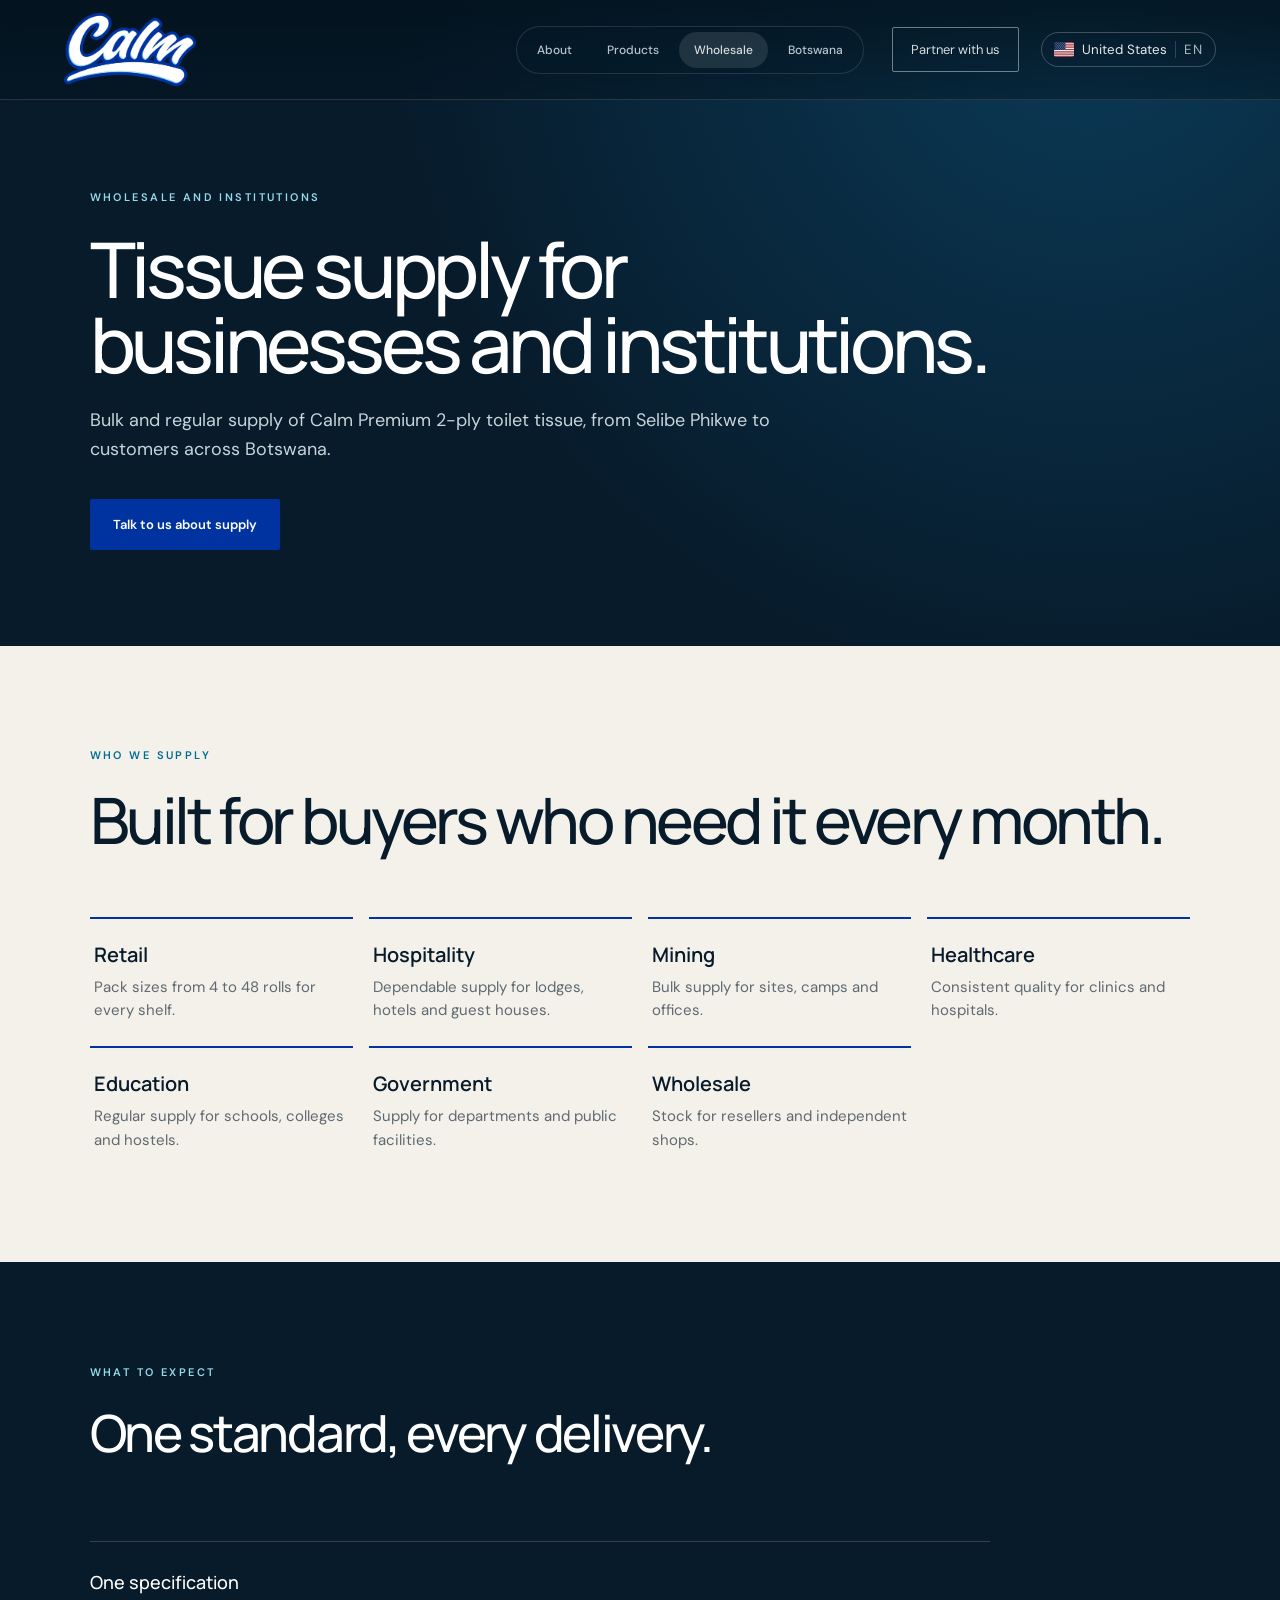
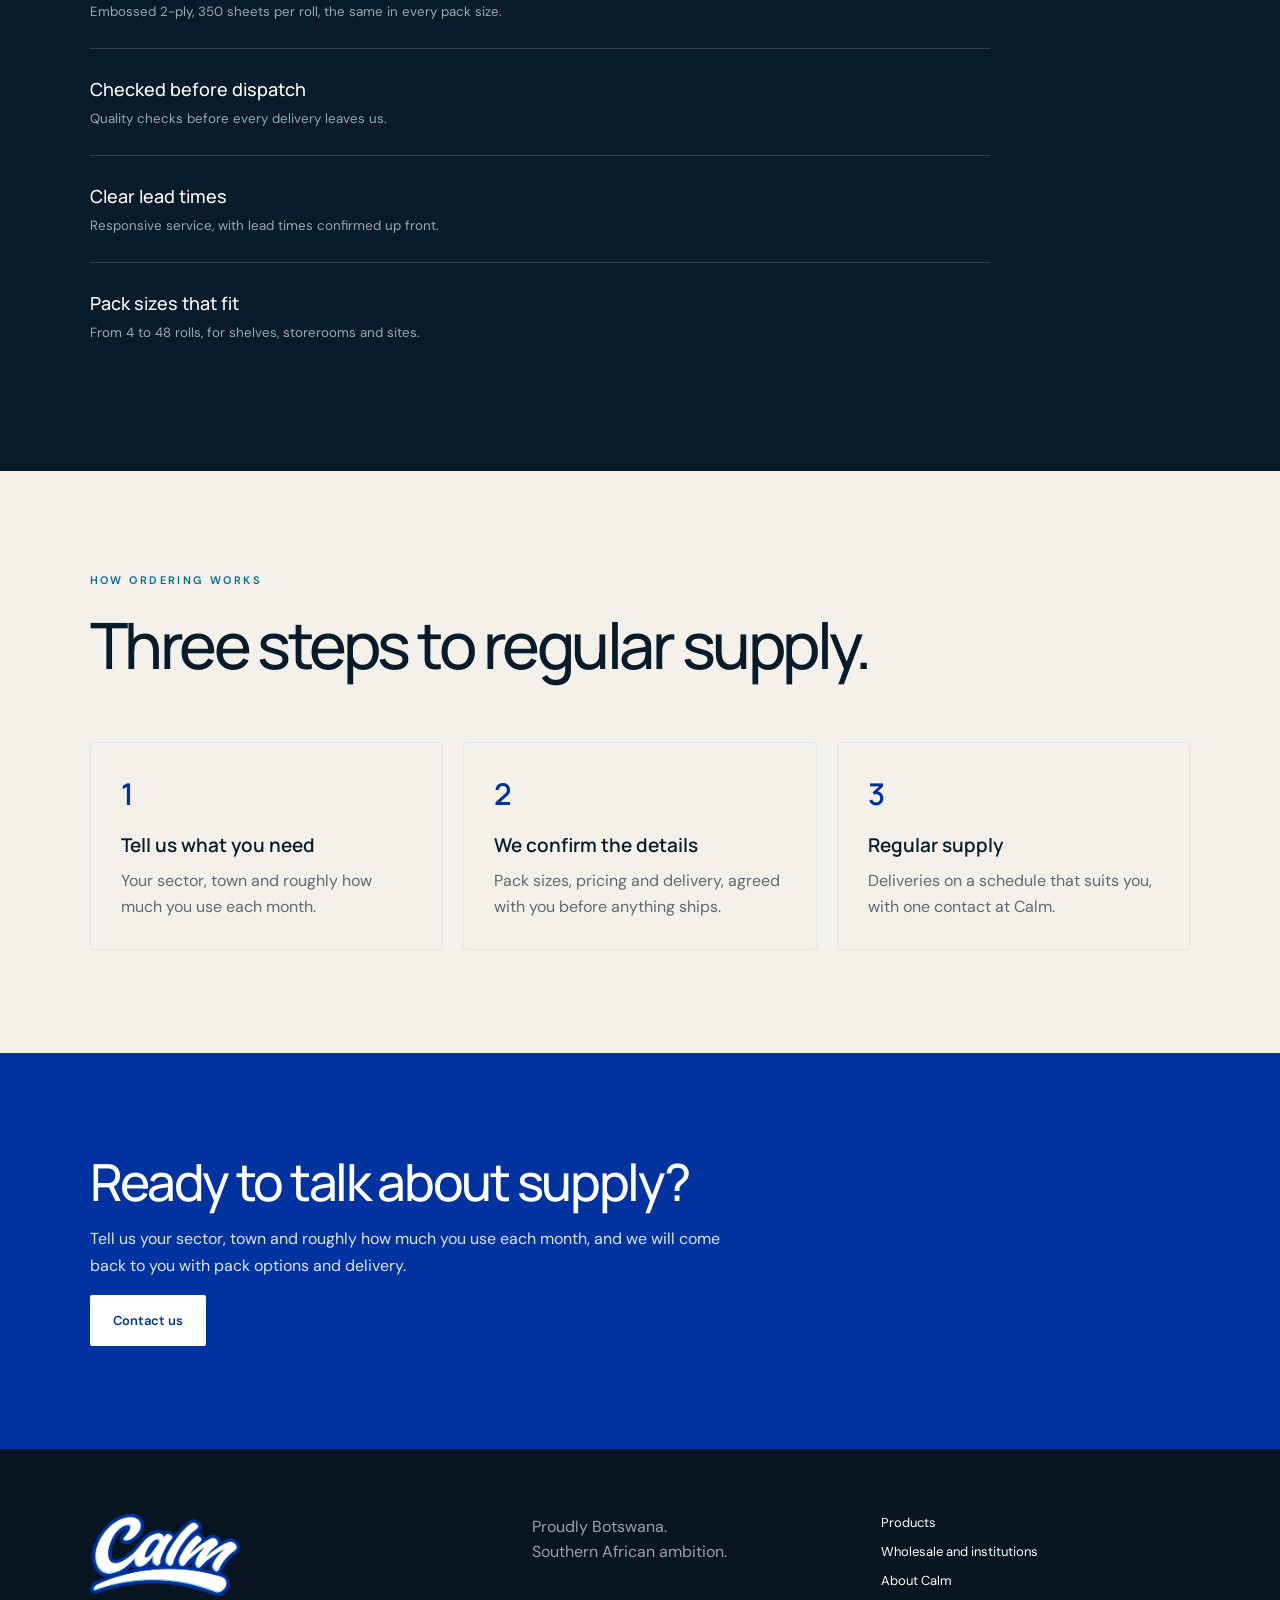
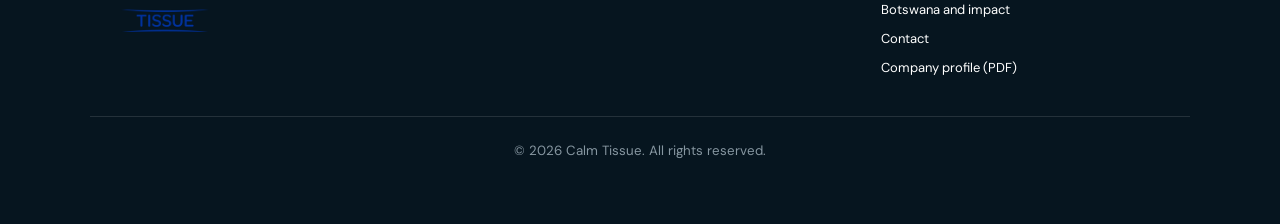
<file: wholesale.html>
<!doctype html>
<html lang="en">
<head>
  <meta charset="utf-8"><meta name="viewport" content="width=device-width,initial-scale=1">
  <title>Bulk Toilet Tissue Supplier in Botswana | Wholesale and Institutions | Calm Tissue</title>
  <meta name="description" content="Bulk and regular supply of Calm 2-ply toilet tissue for retailers, wholesalers, hospitality, mining, healthcare, education and government in Botswana.">
  <meta name="theme-color" content="#071b2b"><link rel="canonical" href="https://calmtissue.com/wholesale">
  <meta property="og:title" content="Bulk Toilet Tissue Supplier in Botswana | Wholesale and Institutions | Calm Tissue"><meta property="og:description" content="Bulk and regular supply of Calm 2-ply toilet tissue for retailers, wholesalers, hospitality, mining, healthcare, education and government in Botswana."><meta property="og:type" content="website"><meta property="og:url" content="https://calmtissue.com/wholesale"><meta property="og:image" content="https://calmtissue.com/assets/calm-share-logo.jpg"><meta property="og:image:width" content="1200"><meta property="og:image:height" content="630"><meta property="og:image:alt" content="Calm Tissue logo beside a mother and daughter at home"><meta property="og:site_name" content="Calm Tissue"><meta name="twitter:card" content="summary_large_image"><meta name="twitter:image" content="https://calmtissue.com/assets/calm-share-logo.jpg">
  <script async src="https://www.googletagmanager.com/gtag/js?id=G-Z5XTMF4ELZ"></script>
  <script>window.dataLayer=window.dataLayer||[];function gtag(){dataLayer.push(arguments)}gtag('js',new Date());gtag('config','G-Z5XTMF4ELZ');</script>
  <link rel="icon" type="image/png" sizes="32x32" href="assets/calm-icon-32.png"><link rel="icon" type="image/png" sizes="192x192" href="assets/calm-icon-192.png"><link rel="apple-touch-icon" sizes="180x180" href="assets/calm-icon-180.png"><link rel="preload" as="image" href="assets/calm-tissue-logo-reversed.png"><link rel="stylesheet" href="styles.css?v=2"><link rel="stylesheet" href="nav-polish.css?v=2"><link rel="stylesheet" href="pages.css?v=27">
  <script type="application/ld+json">{"@context": "https://schema.org", "@type": "Organization", "@id": "https://calmtissue.com/#org", "name": "Calm Tissue", "url": "https://calmtissue.com/", "logo": "https://calmtissue.com/assets/calm-tissue-full-lockup-reversed.png", "description": "Premium tissue brand based in Selibe Phikwe, Botswana.", "foundingDate": "2024", "foundingLocation": {"@type": "Country", "name": "South Africa"}, "address": {"@type": "PostalAddress", "streetAddress": "Plot 2721 Industrial, Unit 6", "addressLocality": "Selibe Phikwe", "addressCountry": "BW"}, "email": "info@calmtissue.com", "telephone": "+26773560347", "areaServed": ["Botswana", "Southern Africa"]}</script>
</head>
<body class="inner">
<a class="skip" href="#main">Skip to content</a>
<header class="nav"><a class="brand brand-logo" href="/" aria-label="Calm Tissue home"><img src="assets/calm-tissue-logo-reversed.png" alt="Calm Tissue" width="170" height="93"></a><div class="ct-region"><button class="ct-region-btn" type="button" aria-haspopup="true" aria-expanded="false" aria-label="Your country: Botswana. Change country"><span class="ct-flag" aria-hidden="true"></span><span class="ct-region-name">Botswana</span><span class="ct-lang">EN</span></button><div class="ct-region-menu" hidden><p class="ct-region-title">Choose your country</p><div class="ct-region-options"></div><p class="ct-region-note">Calm is currently sold in Botswana and South Africa. For orders elsewhere, <a href="/contact">contact us</a>.<br>Site language: English</p></div></div><button class="menu" aria-label="Open menu" aria-expanded="false">Menu</button><nav aria-label="Explore Calm Tissue"><div class="top-tabs"><a href="/about">About</a><a href="/products">Products</a><a href="/wholesale" aria-current="page">Wholesale</a><a href="/botswana">Botswana</a></div><a class="nav-cta" href="/contact">Partner with us</a></nav></header>
<main id="main">
<section class="page-hero"><div class="page-hero-copy"><p class="eyebrow">Wholesale and institutions</p><h1>Tissue supply for businesses and institutions.</h1><p class="page-lead">Bulk and regular supply of Calm Premium 2-ply toilet tissue, from Selibe Phikwe to customers across Botswana.</p><div class="actions"><a class="button primary" href="/contact">Talk to us about supply</a></div></div></section>
<section class="sector-grid-wrap"><div class="section-head reveal"><div><p class="eyebrow blue">Who we supply</p><h2>Built for buyers who need it every month.</h2></div></div><div class="sector-grid"><article class="sector-card reveal"><h3>Retail</h3><p>Pack sizes from 4 to 48 rolls for every shelf.</p></article><article class="sector-card reveal"><h3>Hospitality</h3><p>Dependable supply for lodges, hotels and guest houses.</p></article><article class="sector-card reveal"><h3>Mining</h3><p>Bulk supply for sites, camps and offices.</p></article><article class="sector-card reveal"><h3>Healthcare</h3><p>Consistent quality for clinics and hospitals.</p></article><article class="sector-card reveal"><h3>Education</h3><p>Regular supply for schools, colleges and hostels.</p></article><article class="sector-card reveal"><h3>Government</h3><p>Supply for departments and public facilities.</p></article><article class="sector-card reveal"><h3>Wholesale</h3><p>Stock for resellers and independent shops.</p></article></div></section>
<section class="expect"><div class="section-head reveal"><div><p class="eyebrow">What to expect</p><h2>One standard, every delivery.</h2></div></div><div class="process reveal"><div><b>One specification</b><small>Embossed 2-ply, 350 sheets per roll, the same in every pack size.</small></div><div><b>Checked before dispatch</b><small>Quality checks before every delivery leaves us.</small></div><div><b>Clear lead times</b><small>Responsive service, with lead times confirmed up front.</small></div><div><b>Pack sizes that fit</b><small>From 4 to 48 rolls, for shelves, storerooms and sites.</small></div></div></section>
<section class="steps"><div class="section-head reveal"><div><p class="eyebrow blue">How ordering works</p><h2>Three steps to regular supply.</h2></div></div><ol class="step-list"><li class="reveal"><b>Tell us what you need</b><p>Your sector, town and roughly how much you use each month.</p></li><li class="reveal"><b>We confirm the details</b><p>Pack sizes, pricing and delivery, agreed with you before anything ships.</p></li><li class="reveal"><b>Regular supply</b><p>Deliveries on a schedule that suits you, with one contact at Calm.</p></li></ol></section>
<section class="stock-cta"><div class="reveal"><h2>Ready to talk about supply?</h2><p>Tell us your sector, town and roughly how much you use each month, and we will come back to you with pack options and delivery.</p><a class="button primary" href="/contact">Contact us</a></div></section>
</main>
<footer><a class="brand footer-logo" href="/" aria-label="Calm Tissue home"><img src="assets/calm-tissue-full-lockup-reversed.png" alt="Calm Tissue" loading="lazy" width="190" height="150"></a><p>Proudly Botswana.<br>Southern African ambition.</p><div><a href="/products">Products</a><a href="/wholesale">Wholesale and institutions</a><a href="/about">About Calm</a><a href="/botswana">Botswana and impact</a><a href="/contact">Contact</a><a href="assets/calm-tissue-company-profile.pdf" download>Company profile (PDF)</a></div><small>© 2026 Calm Tissue. All rights reserved.</small></footer>
<script src="main.js?v=3" defer></script>
</body></html>
</file>
<file: styles.css>
@import url('https://fonts.googleapis.com/css2?family=DM+Sans:wght@400;500;600&family=Manrope:wght@400;500;600;700&display=swap');
.section-tabs{position:sticky;top:0;z-index:80;background:#fff;border-bottom:1px solid #d6dcde;padding:0 7vw}.section-tabs [role=tablist]{display:grid;grid-template-columns:repeat(4,1fr);max-width:1240px;margin:auto}.section-tabs button{appearance:none;border:0;border-right:1px solid #e0e4e5;background:#fff;color:#68767c;padding:22px 18px;font:600 12px Manrope,sans-serif;letter-spacing:.08em;text-transform:uppercase;cursor:pointer;position:relative}.section-tabs button:first-child{border-left:1px solid #e0e4e5}.section-tabs button:hover{color:#0033a0}.section-tabs button[aria-selected=true]{color:#0033a0;background:#f6fbfd}.section-tabs button[aria-selected=true]:after{content:'';position:absolute;left:0;right:0;bottom:-1px;height:3px;background:#0033a0}.tab-managed{animation:tabIn .45s ease both}.tab-managed[hidden]{display:none!important}@keyframes tabIn{from{opacity:0;transform:translateY(12px)}to{opacity:1;transform:none}}@media(max-width:700px){.section-tabs{padding:0;overflow-x:auto}.section-tabs [role=tablist]{display:flex;width:max-content;min-width:100%}.section-tabs button{min-width:150px;padding:18px 16px}}
.pack-art.product-photo{right:1%;bottom:-18%;height:126%;max-width:52%;mix-blend-mode:multiply;transform:rotate(1deg)}.pack-card{overflow:hidden}.mini-pack{display:block;width:calc(100% + 30px);height:155px;object-fit:contain;margin:18px -15px 10px;mix-blend-mode:multiply}.pack-card h3{margin-top:auto}.quality-detail{display:grid;grid-template-columns:1.05fr 1fr;background:#e9f5f8;margin-top:18px;min-height:480px;overflow:hidden}.quality-detail>img{width:100%;height:100%;object-fit:cover;mix-blend-mode:multiply}.quality-detail>div{padding:65px;align-self:center}.quality-detail h3{font:600 clamp(30px,3.2vw,50px)/1.08 Manrope;margin-bottom:24px;letter-spacing:-.035em}.quality-detail>div>p:not(.eyebrow){color:var(--muted);line-height:1.7;max-width:520px}@media(max-width:900px){.quality-detail{grid-template-columns:1fr}.quality-detail>img{height:380px}.quality-detail>div{padding:45px}}@media(max-width:560px){.pack-art.product-photo{right:-9%;max-width:48%;height:110%;bottom:-8%}.quality-detail>img{height:260px}.quality-detail>div{padding:32px}}
.homecoming{background:#fff;padding:120px 7vw}.homecoming-head{display:grid;grid-template-columns:1.5fr 1fr;column-gap:9vw;align-items:end;margin-bottom:80px}.homecoming-head .eyebrow{grid-column:1/-1;color:#0033a0}.homecoming-head h2{font:500 clamp(46px,5.7vw,82px)/1 Manrope,sans-serif;letter-spacing:-.055em;margin:0}.homecoming-head h2 em{font-style:normal;color:#0033a0}.homecoming-head>p:last-child{color:var(--muted);line-height:1.7;max-width:430px}.journey{list-style:none;padding:0;margin:0;border-top:1px solid #cbd3d6}.journey li{display:grid;grid-template-columns:180px 1fr;border-bottom:1px solid #cbd3d6;padding:35px 0}.journey time{color:#0033a0;font:600 13px Manrope;text-transform:uppercase;letter-spacing:.12em}.journey li>div{display:grid;grid-template-columns:180px minmax(250px,1fr) minmax(280px,1fr);gap:35px;align-items:start}.journey span{font-size:11px;text-transform:uppercase;letter-spacing:.14em;color:#76848b}.journey h3{font:600 clamp(20px,2vw,29px)/1.25 Manrope;margin:0}.journey p{color:var(--muted);line-height:1.65;margin:0}.retailer-note{margin:22px 0 0 180px;color:#8c989d;font-size:11px}@media(max-width:900px){.homecoming{padding:90px 5vw}.homecoming-head{grid-template-columns:1fr;gap:25px}.journey li{grid-template-columns:1fr;gap:18px}.journey li>div{grid-template-columns:1fr;gap:12px}.retailer-note{margin-left:0}}
.contact address{font-style:normal;line-height:1.65;color:#fff;margin:24px 0 8px}.contact address b{display:inline-block;margin-bottom:4px;font-size:11px;text-transform:uppercase;letter-spacing:.16em;color:#95d9ea}
.endorsements .endorsement-logos{display:grid;grid-template-columns:1.25fr 1fr 1fr;gap:20px}.endorsements .endorsement-logos a{padding:22px;min-width:0}.endorsements .endorsement-logos img,.endorsements .endorsement-logos a:last-child img{max-width:145px;max-height:82px}.endorsements .endorsement-logos .spedu-logo{background:#fff;border-radius:4px;overflow:hidden}.endorsements .endorsement-logos .spedu-logo img{width:100%;max-width:190px;max-height:92px;transform:none;object-fit:contain;filter:saturate(1.04) contrast(1.04)}@media(max-width:900px){.endorsements .endorsement-logos{grid-template-columns:1.25fr 1fr 1fr;width:100%}}@media(max-width:560px){.endorsements .endorsement-logos{grid-template-columns:1fr}.endorsements .endorsement-logos a{min-height:100px}.endorsements .endorsement-logos .spedu-logo img{width:220px;max-width:100%;max-height:100px}}
.pack-art{position:absolute;right:4%;bottom:-13%;height:118%;width:auto;max-width:48%;object-fit:contain;filter:drop-shadow(0 24px 24px #173d5930);transform:rotate(2deg)}.product-specs{display:flex;flex-wrap:wrap;gap:8px;list-style:none;padding:0;margin:10px 0 0}.product-specs li{border:1px solid #0033a033;border-radius:30px;padding:7px 10px;color:#0033a0;font-size:11px;font-weight:600;text-transform:uppercase;letter-spacing:.06em}@media(max-width:560px){.pack-art{right:-5%;max-width:44%;opacity:.92}.product-specs{max-width:160px}}
body{--blue:#0033a0;--sky:#95d9ea}.brand-logo img{display:block;width:132px;height:auto}.footer-logo img{display:block;width:150px;height:auto}body .primary{color:#fff}body .contact{color:#fff}body .contact .eyebrow{color:#95d9ea}body .contact p{color:#dbe5ff}@media(max-width:560px){.brand-logo img{width:112px}.footer-logo img{width:135px}}
.endorsement-logos a{padding:34px}
html,body{overflow-x:clip}
.endorsements{padding:75px 7vw;background:#081d2b;color:#fff;display:grid;grid-template-columns:1.15fr 1fr;gap:10vw;align-items:center;border-top:1px solid #ffffff1c}.endorsements h2{font:500 clamp(30px,3.4vw,48px)/1.12 Manrope;margin-bottom:20px;letter-spacing:-.035em}.endorsements p:not(.eyebrow){color:#9eb0b8;line-height:1.65;max-width:590px}.endorsement-logos{display:flex;align-items:center;justify-content:flex-end;gap:50px}.endorsement-logos a{display:grid;place-items:center;min-height:120px}.endorsement-logos img{display:block;max-width:200px;height:auto;object-fit:contain}.endorsement-logos a:last-child img{max-width:190px}@media(max-width:900px){.endorsements{grid-template-columns:1fr;padding:70px 5vw;gap:35px}.endorsement-logos{justify-content:flex-start;flex-wrap:wrap}}
:root{--ink:#071b2b;--blue:#00a9e0;--sky:#b9e8f7;--gold:#c9a76a;--paper:#f4f1eb;--white:#fff;--muted:#5e6a70}*{box-sizing:border-box}html{scroll-behavior:smooth}body{margin:0;background:var(--paper);color:var(--ink);font-family:'DM Sans',sans-serif}h1,h2,h3,p{margin-top:0}a{color:inherit;text-decoration:none}.skip{position:absolute;left:-9999px}.skip:focus{left:20px;top:20px;background:#fff;padding:12px;z-index:1000}.nav{position:absolute;z-index:20;top:0;left:0;width:100%;height:100px;padding:0 5vw;display:flex;align-items:center;justify-content:space-between;color:white;border-bottom:1px solid #ffffff26}.brand{display:flex;align-items:center;gap:12px;letter-spacing:.16em;font-size:13px}.brand b{font-weight:700}.mark{display:grid;place-items:center;width:42px;height:42px;border:1px solid currentColor;border-radius:50%;font-family:Manrope;font-size:20px;font-weight:700}.nav nav{display:flex;align-items:center;gap:30px;font-size:13px}.nav nav a{opacity:.84}.nav nav a:hover{opacity:1}.nav-cta{border:1px solid #ffffff80;padding:13px 18px;border-radius:2px}.menu{display:none}.hero{position:relative;height:min(860px,100vh);min-height:700px;color:#fff;overflow:hidden}.hero-media{position:absolute;inset:0;background:url('assets/calm-tissue-manufacturing-hero.png') center/cover no-repeat;animation:heroIn 1.6s ease both}.hero-shade{position:absolute;inset:0;background:linear-gradient(90deg,rgba(2,16,26,.93) 0%,rgba(2,16,26,.58) 42%,rgba(2,16,26,.12) 75%),linear-gradient(0deg,rgba(2,16,26,.65),transparent 40%)}.hero-copy{position:relative;z-index:2;padding:220px 7vw 80px;max-width:850px}.eyebrow{text-transform:uppercase;letter-spacing:.22em;font-size:11px;font-weight:600;color:var(--sky);margin-bottom:27px}.eyebrow.blue{color:#0085b3}.hero h1,.statement h2,.section-copy h2,.section-head h2,.region h2,.contact h2{font:500 clamp(48px,6vw,88px)/.98 Manrope,sans-serif;letter-spacing:-.055em}.hero h1{margin-bottom:30px}.hero h1 em{font-style:normal;color:var(--sky)}.hero-copy>p:not(.eyebrow){max-width:570px;color:#e1e9ec;font-size:18px;line-height:1.65}.actions{display:flex;gap:14px;margin-top:38px}.button{display:inline-block;padding:17px 23px;border-radius:2px;font-size:13px;font-weight:600}.primary{background:var(--blue);color:var(--ink)}.ghost{border:1px solid #ffffff73}.hero-foot{position:absolute;z-index:2;bottom:30px;left:7vw;right:7vw;display:flex;justify-content:space-between;color:#a9b7be;font-size:11px;text-transform:uppercase;letter-spacing:.14em}.statement{padding:130px 7vw 110px}.statement h2{max-width:900px}.statement h2 span{color:#708087}.lead{font:400 clamp(19px,2vw,28px)/1.5 Manrope;max-width:800px;margin:45px 0 80px 25%}.pillars{display:grid;grid-template-columns:repeat(3,1fr);gap:1px;background:#ccd0cd}.pillars article{background:var(--paper);padding:35px 45px}.pillars b,.process span{color:#008fbf;font-size:12px}.pillars h3{font:600 20px Manrope;margin:55px 0 14px}.pillars p,.section-copy>p,.section-head>p,.product p,.region-copy>p,.contact p{color:var(--muted);line-height:1.7}.manufacturing{background:var(--ink);color:#fff;padding:130px 7vw;display:grid;grid-template-columns:1fr 1.2fr;gap:10vw}.section-copy h2{font-size:clamp(45px,5vw,72px)}.section-copy>p{color:#acbac0;max-width:520px;font-size:17px}.text-link{display:inline-block;margin-top:28px;color:var(--sky);border-bottom:1px solid #ffffff25;padding-bottom:8px}.process>div{display:grid;grid-template-columns:45px 1fr;border-top:1px solid #ffffff2b;padding:25px 0}.process b{font:500 18px Manrope}.process small{grid-column:2;color:#99a9b0;margin-top:8px}.products{padding:130px 7vw}.section-head{display:flex;align-items:end;justify-content:space-between;margin-bottom:65px}.section-head h2{font-size:clamp(45px,5vw,72px);margin:0}.section-head>p{max-width:430px}.product-grid{display:grid;grid-template-columns:2fr 1fr 1fr;gap:18px}.product{min-height:390px;background:#fff;padding:35px;display:flex;flex-direction:column}.product span{font-size:11px;text-transform:uppercase;letter-spacing:.16em;color:#008bb9}.product h3{font:600 27px Manrope;margin-top:auto}.product b,.product a{font-size:12px;color:#007ca6;margin-top:20px}.hero-product{position:relative;overflow:hidden;background:linear-gradient(135deg,#d9f1f7,#f8fbfb)}.hero-product>div:first-child{position:relative;z-index:2;max-width:45%;display:flex;flex-direction:column;height:100%}.rolls{position:absolute;right:-30px;bottom:-20px;width:58%;height:95%}.rolls i{position:absolute;border-radius:50%;background:radial-gradient(circle at 50% 50%,#bbb 0 5%,#fff 6% 39%,#dce5e4 40%,#fff 55%);box-shadow:0 20px 40px #42606b33}.rolls i:nth-child(1){width:210px;height:210px;bottom:0;right:0}.rolls i:nth-child(2){width:160px;height:160px;bottom:145px;right:65px}.rolls i:nth-child(3){width:120px;height:120px;bottom:40px;right:165px}.future{background:#dfe5e3}.region{background:#0a2638;color:#fff;padding:100px 7vw;display:grid;grid-template-columns:1fr 1fr;align-items:center;gap:10vw}.map{position:relative;max-width:450px}.map svg{width:100%;fill:#0e344a;stroke:#53c6ea;stroke-width:2}.map circle{fill:var(--gold);stroke:none}.map .pulse{fill:none;stroke:var(--gold);stroke-width:1;animation:pulse 2s infinite}.map span{position:absolute;top:62%;left:60%;font-size:11px;letter-spacing:.16em;color:var(--gold)}.region h2{font-size:clamp(44px,5vw,70px)}.region-copy>p{color:#a6b7be;font-size:17px}.region dl{display:grid;grid-template-columns:repeat(3,1fr);margin-top:55px;border-top:1px solid #ffffff26;padding-top:26px}.region dt{font:600 21px Manrope}.region dd{margin:8px 0 0;color:#8fa2aa;font-size:11px}.sectors{padding:90px 7vw;overflow:hidden}.ticker{display:flex;gap:46px;white-space:nowrap;font:500 clamp(28px,4vw,54px) Manrope;color:#758186}.ticker span:after{content:'•';color:var(--blue);margin-left:46px}.vision{padding:120px 12vw;background:#cceaf2;text-align:center}.vision .eyebrow{color:#087a9f}.vision blockquote{margin:0 auto;max-width:1000px;font:500 clamp(32px,4.5vw,64px)/1.2 Manrope;letter-spacing:-.04em}.contact{padding:110px 7vw;background:var(--blue);display:grid;grid-template-columns:1.5fr 1fr;gap:10vw;align-items:end}.contact .eyebrow{color:#143749}.contact h2{margin:0}.contact p{color:#12394a}.light{background:#fff;margin-top:20px}footer{background:#06151f;color:#fff;padding:65px 7vw;display:grid;grid-template-columns:1.3fr 1fr 1fr;gap:40px;align-items:start}footer p{color:#93a3aa;line-height:1.6}footer>div{display:grid;gap:12px;font-size:13px}footer small{grid-column:1/-1;border-top:1px solid #ffffff1f;padding-top:25px;color:#677b84}.reveal{opacity:0;transform:translateY(24px);transition:.8s ease}.reveal.visible{opacity:1;transform:none}@keyframes heroIn{from{transform:scale(1.04);filter:brightness(.75)}to{transform:scale(1);filter:none}}@keyframes pulse{from{opacity:1;transform-origin:258px 326px;transform:scale(.2)}to{opacity:0;transform-origin:258px 326px;transform:scale(1.3)}}@media (prefers-reduced-motion:reduce){*{scroll-behavior:auto!important;animation:none!important;transition:none!important}.reveal{opacity:1;transform:none}}@media(max-width:900px){.nav{height:78px}.nav nav{display:none;position:absolute;top:78px;left:0;right:0;background:var(--ink);padding:30px 5vw;flex-direction:column;align-items:flex-start}.nav.open nav{display:flex}.menu{display:block;background:none;border:0;color:white}.hero{min-height:680px}.hero-copy{padding-top:180px}.hero h1{font-size:clamp(45px,13vw,68px)}.actions{flex-direction:column;align-items:flex-start}.statement,.products{padding:90px 5vw}.lead{margin-left:0}.pillars,.product-grid{grid-template-columns:1fr}.manufacturing,.region,.contact{grid-template-columns:1fr;padding:90px 5vw}.section-head{display:block}.section-head>p{margin-top:25px}.hero-product>div:first-child{max-width:60%}.region .map{order:2}.contact{gap:45px}footer{grid-template-columns:1fr 1fr}}@media(max-width:560px){.nav{padding:0 5vw}.nav .brand{font-size:11px}.hero-foot span:first-child{display:none}.hero-foot{justify-content:flex-end}.pillars article{padding:30px}.product{min-height:330px}.hero-product>div:first-child{max-width:75%}.rolls{opacity:.55}.region dl{grid-template-columns:1fr;gap:25px}footer{grid-template-columns:1fr}footer small{grid-column:1}}
</file>
<file: nav-polish.css>
.nav {
  position: fixed;
  z-index: 100;
  background: linear-gradient(180deg, rgba(3, 18, 29, .84), rgba(3, 18, 29, .4));
  backdrop-filter: blur(14px);
  -webkit-backdrop-filter: blur(14px);
}

.nav nav { gap: 28px; }

.top-tabs {
  display: flex;
  align-items: center;
  gap: 5px;
  padding: 5px;
  border: 1px solid rgba(255, 255, 255, .12);
  border-radius: 999px;
  background: rgba(7, 27, 43, .26);
}

.top-tabs button {
  appearance: none;
  border: 0;
  border-radius: 999px;
  background: transparent;
  color: #dbe6eb;
  padding: 10px 15px;
  font: 500 12px 'DM Sans', sans-serif;
  cursor: pointer;
  transition: background .25s ease, color .25s ease;
}

.top-tabs button:hover { color: #fff; background: rgba(255, 255, 255, .07); }
.top-tabs button[aria-selected="true"] { color: #fff; background: rgba(255, 255, 255, .13); }
.statement, .manufacturing, .products, .region { scroll-margin-top: 98px; }
.pillars h3 { margin: 18px 0 14px; }
.process > div { display: block; padding: 28px 0; }
.process b, .process small { display: block; }
.process small { margin-top: 9px; }

@media (max-width: 900px) {
  .nav nav { top: 78px; background: rgba(3, 18, 29, .97); backdrop-filter: blur(18px); }
  .top-tabs { width: 100%; display: grid; gap: 2px; border-radius: 12px; }
  .top-tabs button { text-align: left; border-radius: 8px; padding: 13px 15px; }
  .nav-cta { margin-top: 8px; }
  .statement, .manufacturing, .products, .region { scroll-margin-top: 78px; }
}

/* The flagship pack leads the range; supporting photography stays secondary. */
.products .section-head { margin-bottom: 48px; }
.product-grid { grid-template-columns: 1fr 1fr; gap: 20px; }
.hero-product {
  grid-column: 1 / -1;
  min-height: 570px;
  padding: clamp(40px, 6vw, 88px);
  background: linear-gradient(120deg, #eef7fa 0%, #fff 58%, #f5efe5 100%);
  border: 1px solid rgba(0, 51, 160, .08);
}
.hero-product::before {
  content: '';
  position: absolute;
  width: 460px;
  height: 460px;
  right: 9%;
  top: 50%;
  border-radius: 50%;
  background: radial-gradient(circle, rgba(149, 217, 234, .3), rgba(149, 217, 234, 0) 70%);
  transform: translateY(-50%);
}
.hero-product > div:first-child { max-width: 42%; justify-content: center; }
.hero-product h3 { margin: 24px 0 18px; font-size: clamp(34px, 4vw, 58px); line-height: 1.04; }
.hero-product .pack-art.product-photo {
  content: url('assets/calm-tissue-premium-pure-quality-18-roll.jpeg');
  right: 4%;
  bottom: 2%;
  width: 54%;
  height: 96%;
  max-width: 720px;
  object-fit: contain;
  mix-blend-mode: multiply;
  transform: none;
  filter: drop-shadow(0 30px 32px rgba(20, 47, 70, .13));
}
.product-grid > .pack-card,
.product-grid > .future { min-height: 370px; padding: 42px; }
.pack-card .mini-pack { height: 180px; filter: drop-shadow(0 15px 18px rgba(20, 47, 70, .1)); }
.product-detail { margin: 18px 0 0; font-size: 12px; color: #596c76; }
.range-card { justify-content: center; background: #fff; }
.range-card h3 { margin: 24px 0 16px; font-size: clamp(28px, 3vw, 42px); line-height: 1.08; }
.size-line { display: flex; flex-wrap: wrap; gap: 10px; margin: 30px 0 12px; }
.size-line b { display: grid; place-items: center; width: 52px; height: 52px; margin: 0; border: 1px solid rgba(0, 51, 160, .18); border-radius: 50%; color: #0033a0; font: 600 16px Manrope, sans-serif; }
.range-card small { color: #79868c; text-transform: uppercase; letter-spacing: .12em; }
.contact-links { display: flex; flex-wrap: wrap; gap: 10px; margin-top: 24px; }
.contact-links a { display: inline-block; padding: 15px 19px; border: 1px solid rgba(255,255,255,.4); border-radius: 2px; color: #fff; font-size: 13px; font-weight: 600; }
.contact-links a:last-child { background: #fff; color: #0033a0; border-color: #fff; }
.quality-detail.text-only { display: block; min-height: 0; margin-top: 20px; background: linear-gradient(110deg, #e9f5f8, #f8fbfb); }
.quality-detail.text-only > div { max-width: 850px; padding: clamp(48px, 7vw, 90px); }
.map .botswana-shape { fill: #0e344a; stroke: #53c6ea; stroke-width: 2; }
.map .spedu-zone { fill: rgba(149,217,234,.18); stroke: #95d9ea; stroke-width: 1.5; stroke-dasharray: 5 5; }
.map .country-name { fill: rgba(255,255,255,.5); stroke: none; font: 600 13px Manrope, sans-serif; letter-spacing: .2em; }
.map .town-point { fill: #c9a76a; stroke: #fff; stroke-width: 2; }
.map .pulse { transform-box: fill-box; transform-origin: center; animation: mapPulse 2s infinite; }
.map .town-label { top: 39%; left: 73%; color: #fff; font-size: 13px; font-weight: 600; letter-spacing: .04em; text-transform: none; white-space: nowrap; }
.map .region-label { position: absolute; top: calc(39% + 24px); left: 73%; color: #c9a76a; font-size: 9px; letter-spacing: .1em; text-transform: uppercase; white-space: nowrap; }
@keyframes mapPulse { from { opacity: 1; transform: scale(.2); } to { opacity: 0; transform: scale(1.35); } }

/* A brief, tactile brand opening shown once per browsing session. */
body.intro-active { overflow: hidden; }
.brand-intro { position: fixed; inset: 0; z-index: 1000; display: grid; place-items: center; overflow: hidden; background: #061824; color: #fff; opacity: 1; visibility: visible; will-change: opacity, visibility; }
.intro-glow { position: absolute; width: min(70vw, 760px); aspect-ratio: 1; border-radius: 50%; background: radial-gradient(circle, rgba(149,217,234,.2), rgba(0,51,160,.08) 38%, transparent 70%); animation: introGlow 1.7s ease both; }
.intro-mark { position: relative; z-index: 2; text-align: center; animation: introMark 1.35s cubic-bezier(.22,.72,.2,1) both; }
.intro-mark img { display: block; width: clamp(180px, 20vw, 270px); height: auto; margin: 0 auto 22px; filter: drop-shadow(0 18px 30px rgba(0,0,0,.24)); }
.intro-mark p { margin: 0; color: #bce8f4; font: 500 10px Manrope, sans-serif; letter-spacing: .3em; text-transform: uppercase; }
.intro-curtain { display: none; }
.intro-curtain-left { left: 0; transform-origin: left; }
.intro-curtain-right { right: 0; transform-origin: right; }
.brand-intro.intro-finished { pointer-events: none; opacity: 0; visibility: hidden; transition: opacity .72s cubic-bezier(.4,0,.2,1), visibility 0s linear .72s; }
.brand-intro.intro-finished .intro-mark,.brand-intro.intro-finished .intro-glow { opacity: 0; transform: translateY(-5px) scale(1.025); transition: opacity .38s ease, transform .62s cubic-bezier(.4,0,.2,1); }
@keyframes introMark { from { opacity: 0; transform: translateY(16px) scale(.97); filter: blur(5px); } to { opacity: 1; transform: none; filter: none; } }
@keyframes introGlow { from { opacity: 0; transform: scale(.72); } to { opacity: 1; transform: scale(1); } }
@media (prefers-reduced-motion: reduce) { .brand-intro { display: none; } }

/* Editorial industry matrix: every market is visible without ticker punctuation. */
.sectors { padding-top: clamp(80px, 8vw, 125px); padding-bottom: clamp(80px, 8vw, 125px); }
.sectors .ticker { display: grid; grid-template-columns: repeat(12, minmax(0, 1fr)); gap: 0 34px; white-space: normal; }
.sectors .ticker span { position: relative; display: flex; align-items: center; min-height: 122px; padding: 28px 0 24px 28px; border-top: 1px solid #bdc7ca; font-size: clamp(30px, 3.1vw, 50px); transition: color .25s ease, border-color .25s ease; }
.sectors .ticker span::before { content: ''; position: absolute; left: 0; top: 43px; width: 8px; height: 8px; border-radius: 50%; background: #0033a0; }
.sectors .ticker span::after { display: none; content: none; }
.sectors .ticker span:nth-child(1) { grid-column: span 3; }
.sectors .ticker span:nth-child(2) { grid-column: span 5; }
.sectors .ticker span:nth-child(3) { grid-column: span 4; }
.sectors .ticker span:nth-child(4), .sectors .ticker span:nth-child(5), .sectors .ticker span:nth-child(6) { grid-column: span 4; }
.sectors .ticker span:nth-child(7) { grid-column: 9 / span 4; }
.sectors .ticker span:hover { color: #0033a0; border-color: #0033a0; }

@media (max-width: 1100px) {
  .endorsements { grid-template-columns: 1fr; gap: 38px; }
  .endorsements .endorsement-logos { width: 100%; max-width: 720px; justify-self: start; }
}

@media (max-width: 900px) {
  .sectors .ticker { grid-template-columns: repeat(2, minmax(0, 1fr)); gap: 0 28px; }
  .sectors .ticker span, .sectors .ticker span:nth-child(n) { grid-column: span 1; min-height: 100px; font-size: clamp(26px, 5vw, 40px); }
  .sectors .ticker span:nth-child(7) { grid-column: 2; }
}

@media (max-width: 560px) {
  .sectors .ticker { grid-template-columns: 1fr; }
  .sectors .ticker span, .sectors .ticker span:nth-child(n) { grid-column: 1; min-height: 76px; padding: 20px 0 17px 22px; font-size: clamp(24px, 8vw, 32px); }
  .sectors .ticker span::before { top: 31px; width: 6px; height: 6px; }
}

@media (max-width: 700px) {
  .product-grid { grid-template-columns: 1fr; }
  .hero-product { min-height: 0; padding: 38px 30px 24px; }
  .hero-product > div:first-child { max-width: 100%; height: auto; }
  .hero-product .pack-art.product-photo {
    position: relative;
    z-index: 1;
    align-self: center;
    width: 100%;
    max-width: 390px;
    height: auto;
    max-height: 340px;
    right: auto;
    bottom: auto;
    margin: 24px auto -4px;
  }
  .hero-product::before { width: 330px; height: 330px; right: -20%; top: 72%; }
}

/* Stockists ("Find Calm in Botswana") - hidden until the section has data-live */
.stockists:not([data-live]){display:none!important}
.stockists{padding:90px 7vw;background:#f4f7f9;border-top:1px solid #dfe6ea}
.stockists-head{max-width:640px;margin-bottom:40px}
.stockists-head h2{font:500 clamp(34px,4vw,56px)/1.05 Manrope,sans-serif;letter-spacing:-.045em;margin:0 0 16px}
.stockists-head p:not(.eyebrow){color:var(--muted);line-height:1.65}
.stockist-logos{list-style:none;margin:0;padding:0;display:grid;grid-template-columns:repeat(auto-fill,minmax(180px,1fr));gap:18px}
.stockist-logos a{display:grid;place-items:center;height:120px;padding:22px;background:#fff;border:1px solid #dfe6ea;border-radius:6px;transition:border-color .2s}
.stockist-logos a:hover{border-color:#0033a0}
.stockist-logos img{display:block;max-width:100%;max-height:72px;object-fit:contain}
@media(max-width:900px){.stockists{padding:70px 5vw}.stockist-logos{grid-template-columns:repeat(2,1fr)}}

/* Hero: "Morning at home" banner (desktop 16:9, dedicated 4:5 mobile image) */
.hero-media{background:#30364a url('assets/calm-hero-home-1920.webp') right center/cover no-repeat}
.hero-shade{background:linear-gradient(90deg,rgba(22,28,48,.72) 0%,rgba(22,28,48,.5) 32%,rgba(22,28,48,0) 50%),linear-gradient(0deg,rgba(22,28,48,.5),rgba(22,28,48,0) 24%)}
@media(min-width:901px){.hero-copy{max-width:min(850px,42vw);box-sizing:content-box}.hero h1{font-size:clamp(44px,5vw,88px)}.hero-copy>p:not(.eyebrow){max-width:100%}}
@media(max-width:1280px) and (min-width:901px){.hero-media{background-image:url('assets/calm-hero-home-1280.webp')}}
@media(max-width:900px){
.hero{height:auto;min-height:calc(83vw + 470px);background:#2a3147}
.hero-media{background:#2a3147 url('assets/calm-hero-home-mobile.webp') center top/100% auto no-repeat}
.hero-shade{background:linear-gradient(0deg,#2a3147 0%,rgba(42,49,71,.85) calc(100% - 83vw),rgba(42,49,71,0) calc(100% - 70vw))}
.hero-copy{position:absolute;left:0;right:0;bottom:44px;padding:0 6vw;max-width:none}
.hero-foot{display:none}
}
@media(min-width:901px) and (max-width:1180px){.hero-copy{max-width:36vw}}
.hero .actions .button{white-space:nowrap}
.profile-download{margin-top:30px;color:#fff;border:1px solid #ffffffb3;transition:background .2s,color .2s}.profile-download:hover{background:#fff;color:#0033a0}.profile-download span{font-weight:400;opacity:.8}

/* Country badge */
.nav .brand{order:0}.nav nav{order:1;margin-left:auto}.ct-region{order:2;position:relative;margin-left:22px}.menu{order:3}
.ct-region-btn{display:flex;align-items:center;gap:8px;background:none;color:#fff;border:1px solid #ffffff40;border-radius:999px;padding:8px 12px;font:500 12px/1 inherit;font-family:inherit;cursor:pointer;opacity:.9}
.ct-region-btn:hover,.ct-region-btn[aria-expanded="true"]{opacity:1;border-color:#ffffff99}
.ct-flag{display:inline-flex;width:20px;height:14px;border-radius:2px;overflow:hidden;align-items:center;justify-content:center;flex:none}
.ct-flag svg{width:100%;height:100%;display:block}
.ct-flag .ct-emoji{font-size:16px;line-height:1}
.ct-lang{padding-left:8px;border-left:1px solid #ffffff40;opacity:.75;letter-spacing:.06em}
.ct-region-menu{position:absolute;right:0;top:calc(100% + 10px);min-width:230px;background:rgba(3,18,29,.98);border:1px solid #ffffff26;border-radius:8px;padding:10px;box-shadow:0 18px 40px rgba(0,0,0,.35);z-index:30}
.ct-region-menu[hidden]{display:none}
.ct-region-title,.ct-region-note{margin:4px 8px 8px;font-size:11px;letter-spacing:.12em;text-transform:uppercase;color:#95d9ea}
.ct-region-note{margin:10px 8px 4px;letter-spacing:.04em;text-transform:none;color:#a9b7be}
.ct-region-option{display:flex;width:100%;align-items:center;gap:10px;padding:10px 8px;background:none;border:0;border-radius:6px;color:#fff;font:500 13px/1.2 inherit;font-family:inherit;text-align:left;cursor:pointer}
.ct-region-option:hover,.ct-region-option:focus-visible{background:#ffffff14}
.ct-region-option[aria-pressed="true"]::after{content:"\2713";margin-left:auto;color:#95d9ea}
@media(max-width:900px){.ct-region{margin-left:auto;margin-right:14px}.ct-region-name{max-width:110px;overflow:hidden;text-overflow:ellipsis;white-space:nowrap}.ct-region-menu{right:-60px}}
@media(max-width:380px){.ct-region-name{display:none}}
.ct-flag{height:15px}.ct-flag img{width:100%;height:100%;object-fit:cover;display:block}
.ct-region-menu{max-height:min(70vh,560px);overflow-y:auto;min-width:250px}
.ct-region-group{margin:10px 8px 2px;font-size:10.5px;letter-spacing:.12em;text-transform:uppercase;color:#a9b7be}
.ct-region-group:first-child{margin-top:2px}
.ct-region-note{line-height:1.5}.ct-region-note a{color:#95d9ea;text-decoration:underline}

.contact-links a.wa-link{display:inline-flex;align-items:center;gap:8px}
.contact-links a.wa-link img{width:16px;height:16px;flex:none}
</file>
<file: pages.css>
/* Multi-page layout: shared parts for the inner pages (page header, cards, forms). Uses the same colours and type as styles.css. */

/* Menu links (pages) styled like the former tab buttons */
.top-tabs a { border-radius: 999px; color: #dbe6eb; padding: 10px 15px; font: 500 12px 'DM Sans', sans-serif; opacity: 1; transition: background .25s ease, color .25s ease; }
.top-tabs a:hover { color: #fff; background: rgba(255, 255, 255, .07); }
.top-tabs a[aria-current="page"] { color: #fff; background: rgba(255, 255, 255, .13); }
@media (max-width: 900px) { .top-tabs a { text-align: left; border-radius: 8px; padding: 13px 15px; } }

/* Inner page header: dark band under the fixed menu */
.page-hero { background: radial-gradient(circle at 85% 0%, #0b3a57 0, var(--ink) 55%); color: #fff; padding: 190px 7vw 96px; }
.page-hero-copy { max-width: 900px; }
.page-hero .eyebrow { color: #95d9ea; }
.page-hero h1 { font: 500 clamp(44px, 6vw, 84px)/.98 Manrope, sans-serif; letter-spacing: -.055em; margin: 0 0 24px; }
.page-lead { color: #c7d4da; font-size: 18px; line-height: 1.65; max-width: 680px; margin: 0; }
.page-hero .actions { display: flex; flex-wrap: wrap; gap: 12px; margin-top: 34px; }
@media (max-width: 900px) { .page-hero { padding: 140px 5vw 70px; } .page-lead { font-size: 16px; } }

/* Buttons */
.button.outline { border: 1px solid var(--ink); color: var(--ink); }
.wa-link { display: inline-flex; align-items: center; gap: 8px; }
.wa-link img { width: 16px; height: 16px; flex: none; }
.cta-row { display: flex; flex-wrap: wrap; gap: 12px; margin-top: 40px; }

/* Shared section rhythm */
.explore, .pack-guide, .sector-grid-wrap, .steps, .buy-pending, .buy-sa, .stock-cta, .profile-band { padding: clamp(80px, 8vw, 120px) 7vw; }
.buy-pending h2, .buy-sa h2, .stock-cta h2, .profile-band h2, .enquiry h2, .expect h2 { font: 500 clamp(34px, 4vw, 56px)/1.05 Manrope, sans-serif; letter-spacing: -.045em; margin: 0 0 16px; }
.buy-pending p:not(.eyebrow), .buy-sa p:not(.eyebrow), .stock-cta p, .profile-band p, .enquiry-copy p:not(.eyebrow) { color: var(--muted); line-height: 1.7; max-width: 640px; }
@media (max-width: 900px) { .explore, .pack-guide, .sector-grid-wrap, .steps, .buy-pending, .buy-sa, .stock-cta, .profile-band { padding: 70px 5vw; } .section-head { display: block; } }

/* Home: three routes */
.explore { background: #fff; }
.explore-grid { display: grid; grid-template-columns: repeat(2, 1fr); gap: 20px; }
.explore-card { display: flex; flex-direction: column; padding: 36px; border: 1px solid #dfe6ea; border-radius: 4px; background: #f7fafb; transition: transform .25s ease, border-color .25s ease; }
.explore-card:hover { transform: translateY(-4px); border-color: #0033a0; }
.explore-card h3 { font: 600 24px/1.2 Manrope, sans-serif; margin: 14px 0 10px; }
.explore-card p { color: var(--muted); line-height: 1.6; margin: 0 0 28px; }
.explore-card b { margin-top: auto; color: #0033a0; font-size: 14px; }
@media (max-width: 900px) { .explore-grid { grid-template-columns: 1fr; } }

/* Products: pack sizes */
.pack-guide { background: #f4f7f9; }
.pack-grid { display: grid; grid-template-columns: repeat(5, 1fr); gap: 16px; }
.pack-card { background: #fff; border: 1px solid #dfe6ea; border-radius: 4px; padding: 28px 22px; }
.pack-card b { display: block; font: 600 26px Manrope, sans-serif; color: #0033a0; }
.pack-card p { color: var(--muted); line-height: 1.5; margin: 10px 0 0; font-size: 14px; }
@media (max-width: 1000px) { .pack-grid { grid-template-columns: repeat(2, 1fr); } }

/* Wholesale */
.sector-grid { display: grid; grid-template-columns: repeat(4, 1fr); gap: 16px; }
.sector-card { border-top: 2px solid #0033a0; padding: 22px 4px 8px; }
.sector-card h3 { font: 600 20px Manrope, sans-serif; margin: 0 0 8px; }
.sector-card p { color: var(--muted); line-height: 1.55; margin: 0; font-size: 15px; }
@media (max-width: 1000px) { .sector-grid { grid-template-columns: repeat(2, 1fr); } }
.expect { background: var(--ink); color: #fff; padding: clamp(80px, 8vw, 120px) 7vw; }
.expect .eyebrow { color: #95d9ea; }
.expect .process { max-width: 900px; }
.expect .process > div { grid-template-columns: 1fr; }
.expect .process small { grid-column: 1; }
@media (max-width: 900px) { .expect { padding: 70px 5vw; } }
.step-list { list-style: none; margin: 0; padding: 0; display: grid; grid-template-columns: repeat(3, 1fr); gap: 20px; counter-reset: step; }
.step-list li { counter-increment: step; border: 1px solid #dfe6ea; border-radius: 4px; padding: 30px; }
.step-list li::before { content: counter(step); display: block; font: 600 30px Manrope, sans-serif; color: #0033a0; margin-bottom: 18px; }
.step-list b { font: 600 19px Manrope, sans-serif; }
.step-list p { color: var(--muted); line-height: 1.6; margin: 10px 0 0; }
@media (max-width: 900px) { .step-list { grid-template-columns: 1fr; } }

/* Enquiry forms (Wholesale, Contact) */
.enquiry { display: grid; grid-template-columns: 1fr 1.1fr; gap: 8vw; padding: clamp(80px, 8vw, 120px) 7vw; background: #f4f7f9; scroll-margin-top: 98px; }
.enquiry .contact-links a { border-color: #0033a0; color: #0033a0; }
.enquiry .contact-links a:last-child { background: #0033a0; color: #fff; }
.enquiry-copy a:not(.text-link):not(.contact-links a) { color: #0033a0; text-decoration: underline; }
.enquiry .text-link { color: #0033a0; border-bottom-color: #0033a033; }
.enquiry-form { display: grid; gap: 8px; background: #fff; border: 1px solid #dfe6ea; border-radius: 4px; padding: clamp(24px, 3vw, 40px); }
.enquiry-form label { font-size: 13px; font-weight: 600; color: var(--ink); margin-top: 10px; }
.enquiry-form input, .enquiry-form select, .enquiry-form textarea { font: 400 15px 'DM Sans', sans-serif; padding: 13px 14px; border: 1px solid #c9d3d8; border-radius: 3px; background: #fff; color: var(--ink); width: 100%; box-sizing: border-box; }
.enquiry-form input:focus, .enquiry-form select:focus, .enquiry-form textarea:focus { outline: 2px solid #0033a0; outline-offset: 1px; }
.enquiry-form button { margin-top: 18px; border: 0; cursor: pointer; justify-self: start; }
@media (max-width: 900px) { .enquiry { grid-template-columns: 1fr; padding: 70px 5vw; scroll-margin-top: 78px; } }

/* Where to buy */
.buy-pending { background: #fff; }
.buy-sa { background: #f4f7f9; }
.buy-sa .retailer-note { font-size: 13px; }
.stock-cta { background: #0033a0; color: #fff; }
.stock-cta p { color: #dbe5ff; }
.stock-cta .button.primary { background: #fff; color: #0033a0; }

/* About */
.profile-band { background: #f4f7f9; }

/* Contrast (WCAG AA): small labels on light backgrounds a shade darker */
.eyebrow.blue, .explore-card .eyebrow { color: #006e94; }
.enquiry-copy .eyebrow { color: #0033a0; }
footer small { color: #8696a0; }
.journey span, .retailer-note { color: #5e6a70; }
.vision .eyebrow { color: #065f7e; }

.nav-cta[aria-current="page"] { background: rgba(255, 255, 255, .13); border-color: #fff; }

/* Footer copyright line centred */
footer small { text-align: center; }

/* Partnerships: four logos */
.endorsements .endorsement-logos { grid-template-columns: repeat(2, 1fr); align-items: center; }
.endorsements .endorsement-logos a { display: flex; align-items: center; justify-content: center; min-height: 96px; }
@media (max-width: 900px) { .endorsements .endorsement-logos { grid-template-columns: repeat(2, 1fr); } }

/* Award band (home): royal blue with gold accents */
.award { position: relative; overflow: hidden; display: grid; grid-template-columns: 1fr minmax(260px, 460px); gap: 7vw; align-items: center; padding: clamp(90px, 9vw, 140px) 7vw; color: #fff;
  background:
    radial-gradient(circle at 86% 18%, rgba(201, 167, 106, .28) 0, transparent 38%),
    radial-gradient(circle at 8% 92%, rgba(0, 169, 224, .22) 0, transparent 42%),
    linear-gradient(135deg, #0033a0 0%, #06204f 55%, #071b2b 100%); }
.award::before { content: ''; position: absolute; inset: 0; pointer-events: none; opacity: .55;
  background-image: radial-gradient(rgba(201, 167, 106, .9) 1.2px, transparent 1.6px), radial-gradient(rgba(255, 255, 255, .7) 1px, transparent 1.4px);
  background-size: 140px 140px, 90px 90px; background-position: 20px 30px, 70px 10px;
  -webkit-mask-image: linear-gradient(90deg, transparent 0%, #000 55%, #000 100%); mask-image: linear-gradient(90deg, transparent 0%, #000 55%, #000 100%); }
.award > * { position: relative; }
.award-eyebrow { margin: 0 0 22px; font-size: 11px; font-weight: 600; letter-spacing: .18em; text-transform: uppercase; color: #e2c48f; }
.award-rank { margin: 0 0 6px; font: 600 22px Manrope, sans-serif; color: #e2c48f; letter-spacing: -.01em; display: flex; align-items: baseline; gap: 12px; }
.award-rank span { font-size: clamp(84px, 10vw, 140px); line-height: .85; letter-spacing: -.06em; background: linear-gradient(180deg, #f6e2b8 0%, #c9a76a 60%, #a8834a 100%); -webkit-background-clip: text; background-clip: text; color: transparent; }
.award-copy h2 { font: 500 clamp(36px, 4.2vw, 60px)/1.02 Manrope, sans-serif; letter-spacing: -.045em; margin: 18px 0 22px; color: #fff; }
.award-copy p:not(.award-eyebrow):not(.award-rank) { color: #d6e2f5; line-height: 1.7; max-width: 540px; margin: 0; }
.award-tags { list-style: none; padding: 0; margin: 30px 0 0; display: flex; flex-wrap: wrap; gap: 10px; }
.award-tags li { border: 1px solid rgba(226, 196, 143, .6); color: #f3e2bf; border-radius: 999px; padding: 8px 14px; font-size: 12px; font-weight: 600; letter-spacing: .04em; }
.award-media { position: relative; }
.award-media::before { content: ''; position: absolute; inset: -14px 14px 14px -14px; border: 1px solid rgba(226, 196, 143, .65); border-radius: 6px; }
.award-media img { position: relative; width: 100%; height: auto; display: block; border-radius: 6px; box-shadow: 0 30px 60px rgba(0, 0, 0, .35), 0 0 0 1px rgba(255, 255, 255, .08); }
@media (prefers-reduced-motion: no-preference) { .award-media img { transition: transform .5s ease; } .award-media:hover img { transform: translateY(-4px) rotate(-.4deg); } }
@media (max-width: 900px) { .award { grid-template-columns: 1fr; gap: 48px; padding: 80px 5vw; } .award-media { max-width: 440px; margin-left: 14px; } }

.endorsements .endorsement-logos .lea-logo img { width: 220px; max-width: 100%; max-height: 100px; object-fit: contain; }
.endorsements .endorsement-logos .spedu-on-dark img { width: 200px; max-width: 100%; max-height: 100px; object-fit: contain; }

/* Botswana Consumer Fair logo badge (award section) */
.award-fair-logo { display:inline-flex; align-items:center; justify-content:center; background:#fff; border-radius:14px; padding:10px 12px; margin-bottom:18px; box-shadow:0 0 0 1px rgba(226,196,143,.55), 0 8px 24px rgba(0,0,0,.25); }
.award-fair-logo img { display:block; width:92px; height:auto; }
@media (max-width:640px){ .award-fair-logo img { width:76px; } }

/* Spotlight glow behind the award graphic */
.award-media { isolation: isolate; }
.award-media::after { content: ''; position: absolute; z-index: -1; inset: -55% -50% -30%; pointer-events: none;
  background:
    radial-gradient(42% 40% at 58% 44%, rgba(120, 185, 255, .75), rgba(60, 135, 245, .38) 50%, rgba(30, 90, 220, 0) 100%),
    radial-gradient(34% 4.5% at 50% 83%, rgba(175, 215, 255, .6), rgba(175, 215, 255, 0) 100%);
  filter: blur(10px); }
@media (max-width: 900px) { .award-media::after { inset: -35% -18% -22%; } }

/* Scroll cue: gentle bob */
.hero-foot span { display: inline-flex; align-items: center; gap: 10px; }
.hero-foot span::after { content: ''; width: 7px; height: 7px; border-right: 1.5px solid currentColor; border-bottom: 1.5px solid currentColor; transform: rotate(45deg); animation: scrollCue 1.8s ease-in-out infinite; }
@keyframes scrollCue { 0%, 100% { transform: translateY(-2px) rotate(45deg); opacity: .55; } 50% { transform: translateY(4px) rotate(45deg); opacity: 1; } }

/* About: journey line as a stamp seal, in the packaging's satin gold */
.story-seal { margin: 0; justify-self: end; width: clamp(160px, 14vw, 200px); margin-right: 2vw; transform: rotate(-8deg); filter: drop-shadow(0 14px 22px rgba(120, 90, 50, .25)); }
.story-seal svg { display: block; width: 100%; height: auto; overflow: visible; }
.seal-ring-text { font: 700 14.5px Manrope, sans-serif; fill: #0033a0; letter-spacing: .08em; }
.seal-small { font: 700 11px Manrope, sans-serif; fill: #0033a0; letter-spacing: .22em; }
@media (prefers-reduced-motion: no-preference) { .story-seal { transition: transform .6s ease; } .story-seal:hover { transform: rotate(-2deg) scale(1.03); } }
@media (max-width: 900px) { .story-seal { justify-self: start; width: 150px; margin-top: 30px; } }

/* LEA interview link (award section) */
.award-video { display: inline-flex; align-items: center; gap: 10px; margin-top: 26px; color: #e2c48f; font-size: 15px; font-weight: 600; border-bottom: 1px solid rgba(226, 196, 143, .45); padding-bottom: 6px; transition: color .2s, border-color .2s; }
.award-video svg { width: 22px; height: 22px; flex: none; }
.award-video:hover, .award-video:focus-visible { color: #fff; border-color: #fff; }

/* Seal motion: slow-turning rim text and a passing sheen */
.seal-spin { transform-box: view-box; transform-origin: 150px 150px; animation: sealSpin 40s linear infinite; }
.seal-sheen { animation: sealSheen 6s ease-in-out infinite; }
@keyframes sealSpin { to { transform: rotate(360deg); } }
@keyframes sealSheen { 0%, 55% { transform: rotate(20deg) translateX(0); transform-origin: 150px 150px; } 90%, 100% { transform: rotate(20deg) translateX(540px); transform-origin: 150px 150px; } }
.seal-sheen { transform-box: view-box; transform-origin: 150px 150px; }
.sr-only { position: absolute; width: 1px; height: 1px; padding: 0; margin: -1px; overflow: hidden; clip: rect(0 0 0 0); white-space: nowrap; border: 0; }

/* Seal ribbon tails: gentle flutter, as if caught by a breeze */
.seal-tail { transform-box: view-box; animation: tailFlutter 3.2s ease-in-out infinite; }
.seal-tail-l { transform-origin: 127px 256px; }
.seal-tail-r { transform-origin: 173px 256px; animation-delay: -1.6s; }
@keyframes tailFlutter { 0%, 100% { transform: scaleY(1) skewX(0deg); } 50% { transform: scaleY(1.1) skewX(-3deg); } }

/* Whole seal: gentle breathing pulse, in rhythm with the tails */
.story-seal svg { transform-origin: 50% 42%; animation: sealBreathe 3.2s ease-in-out infinite; }
@keyframes sealBreathe { 0%, 100% { transform: scale(1); } 50% { transform: scale(1.045); } }
</file>
